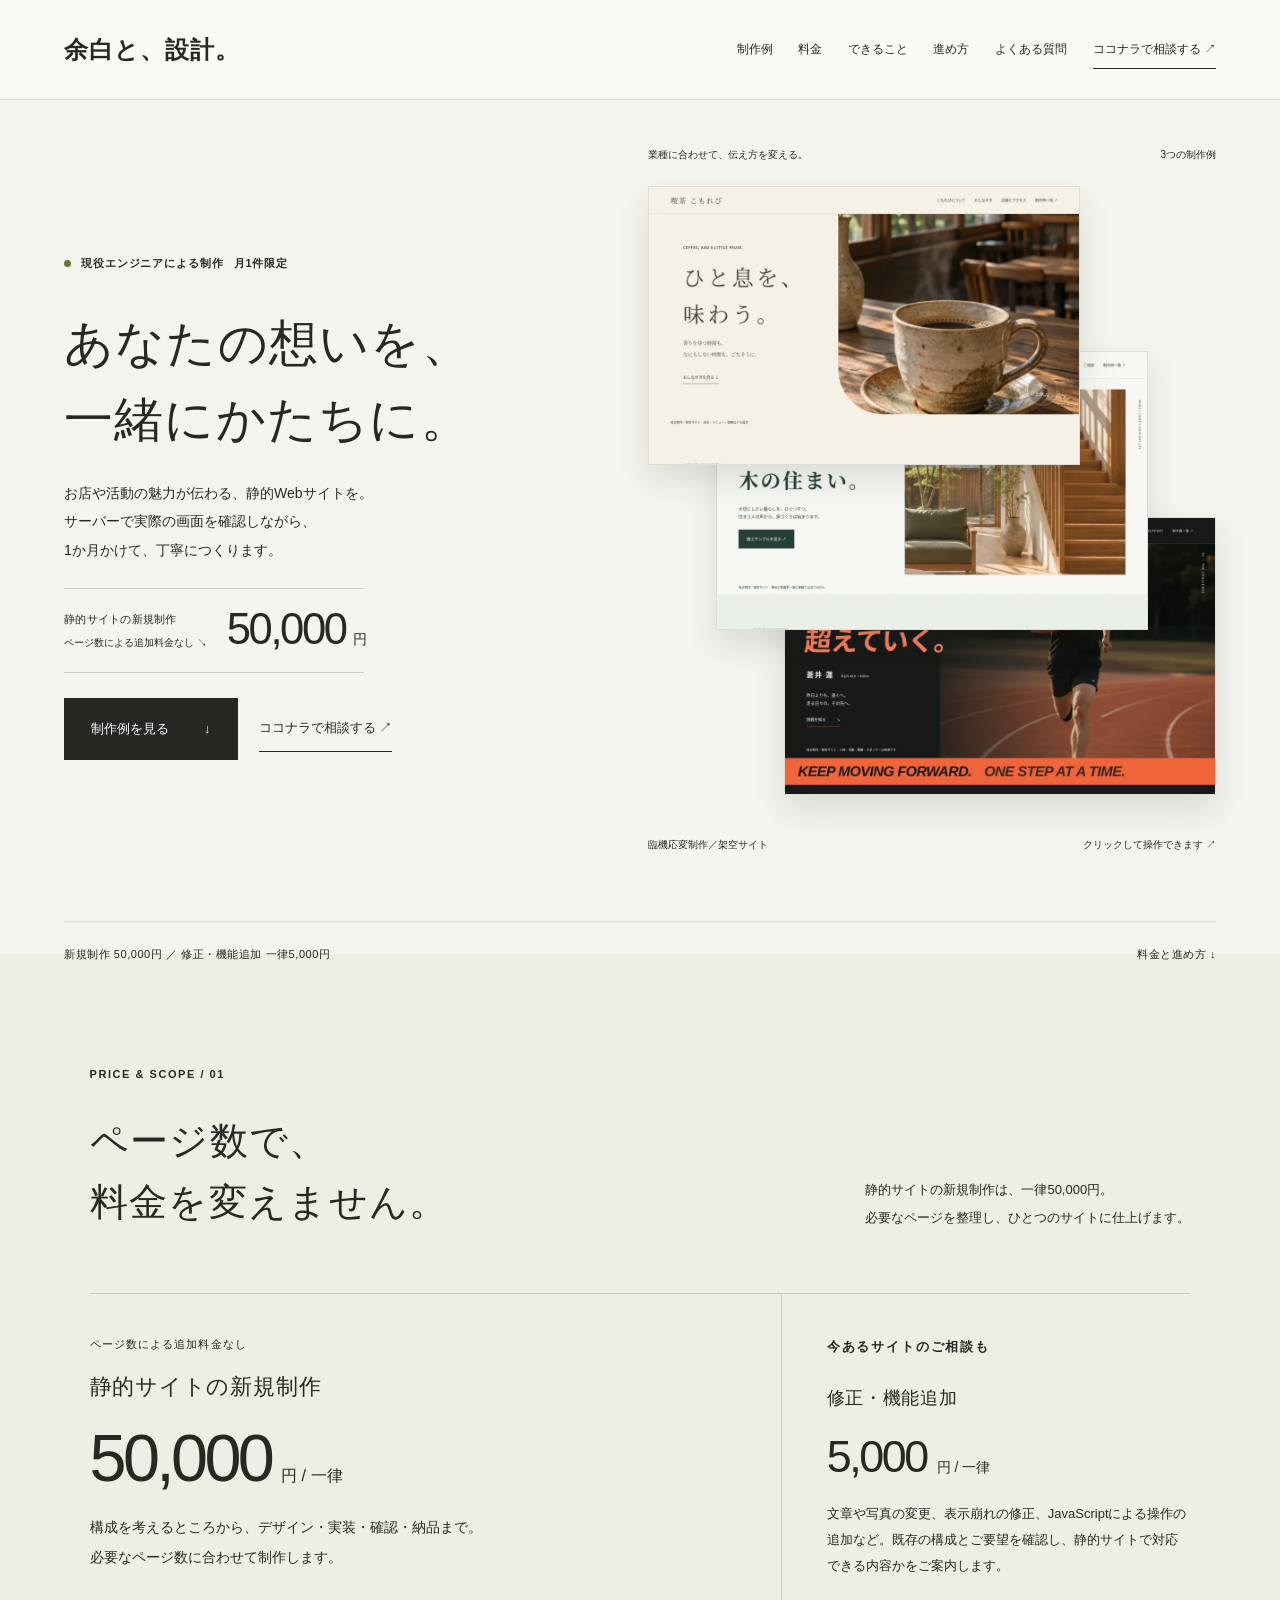
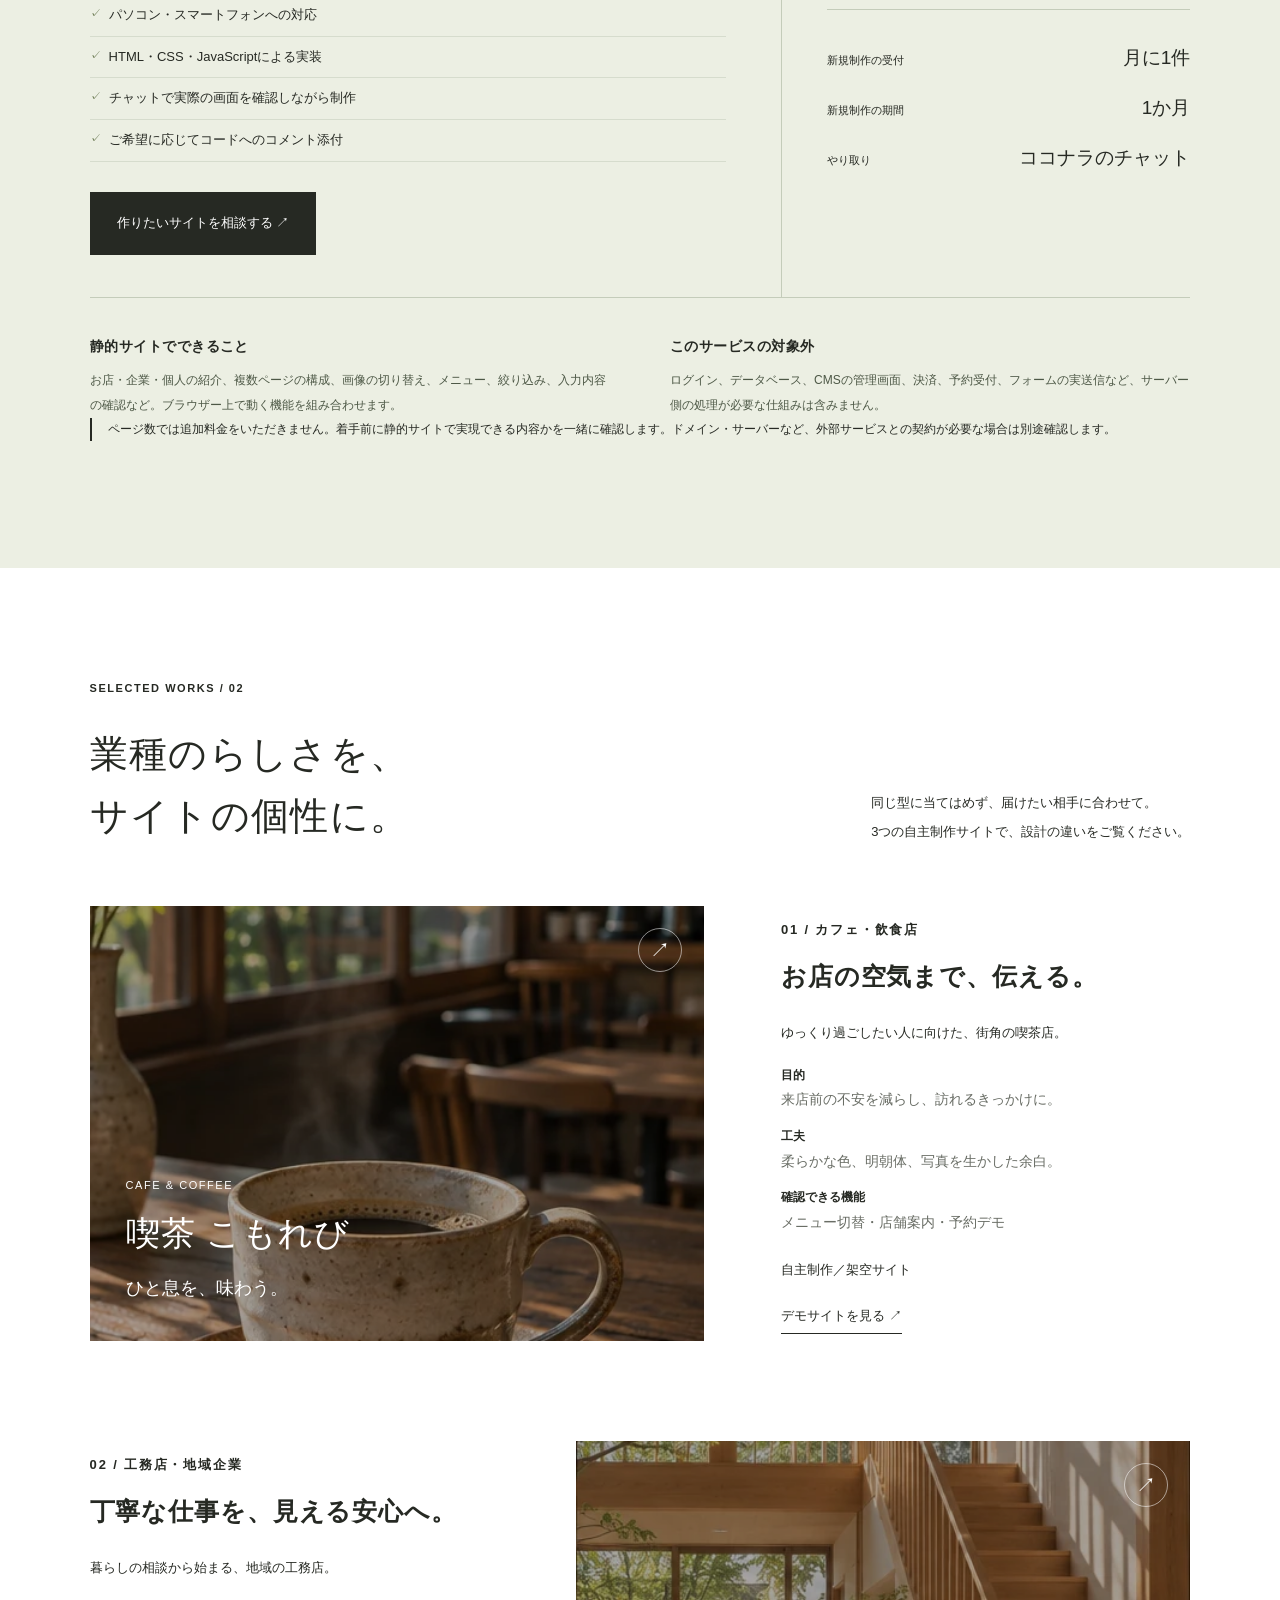
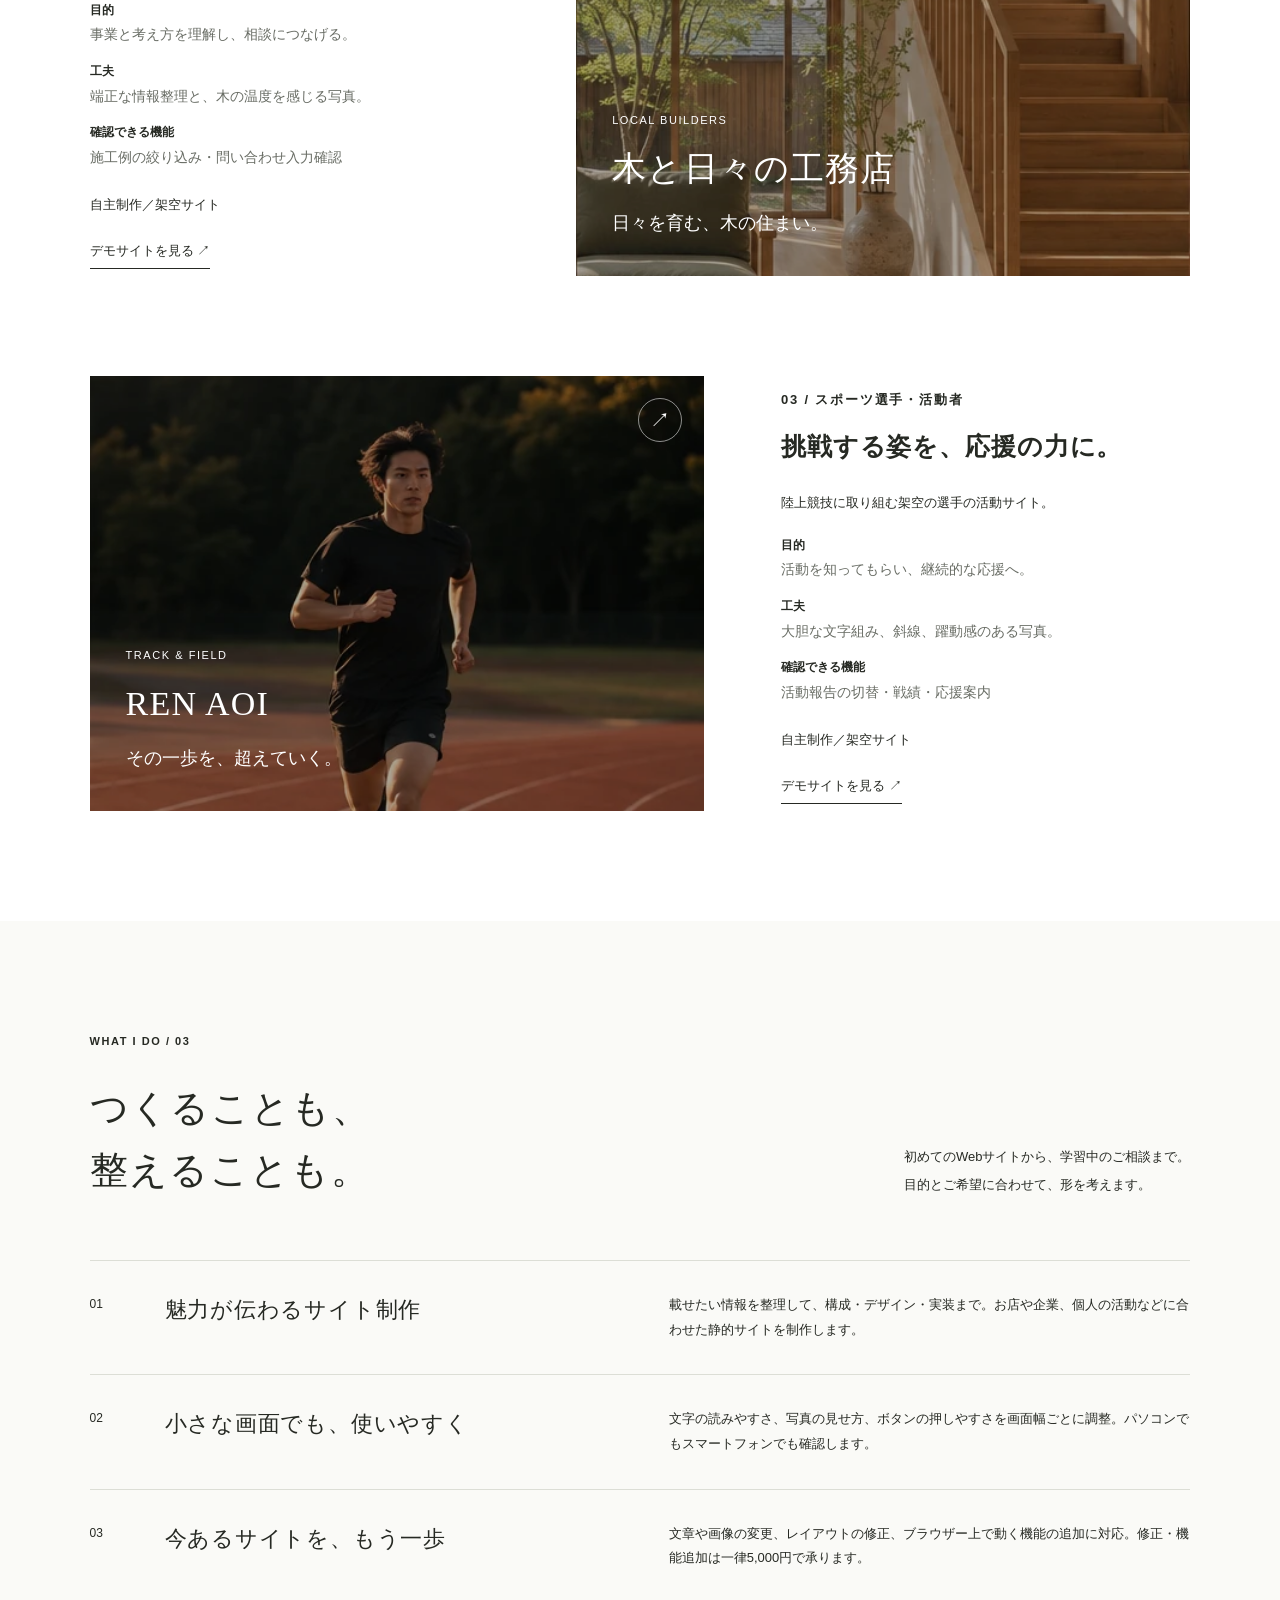
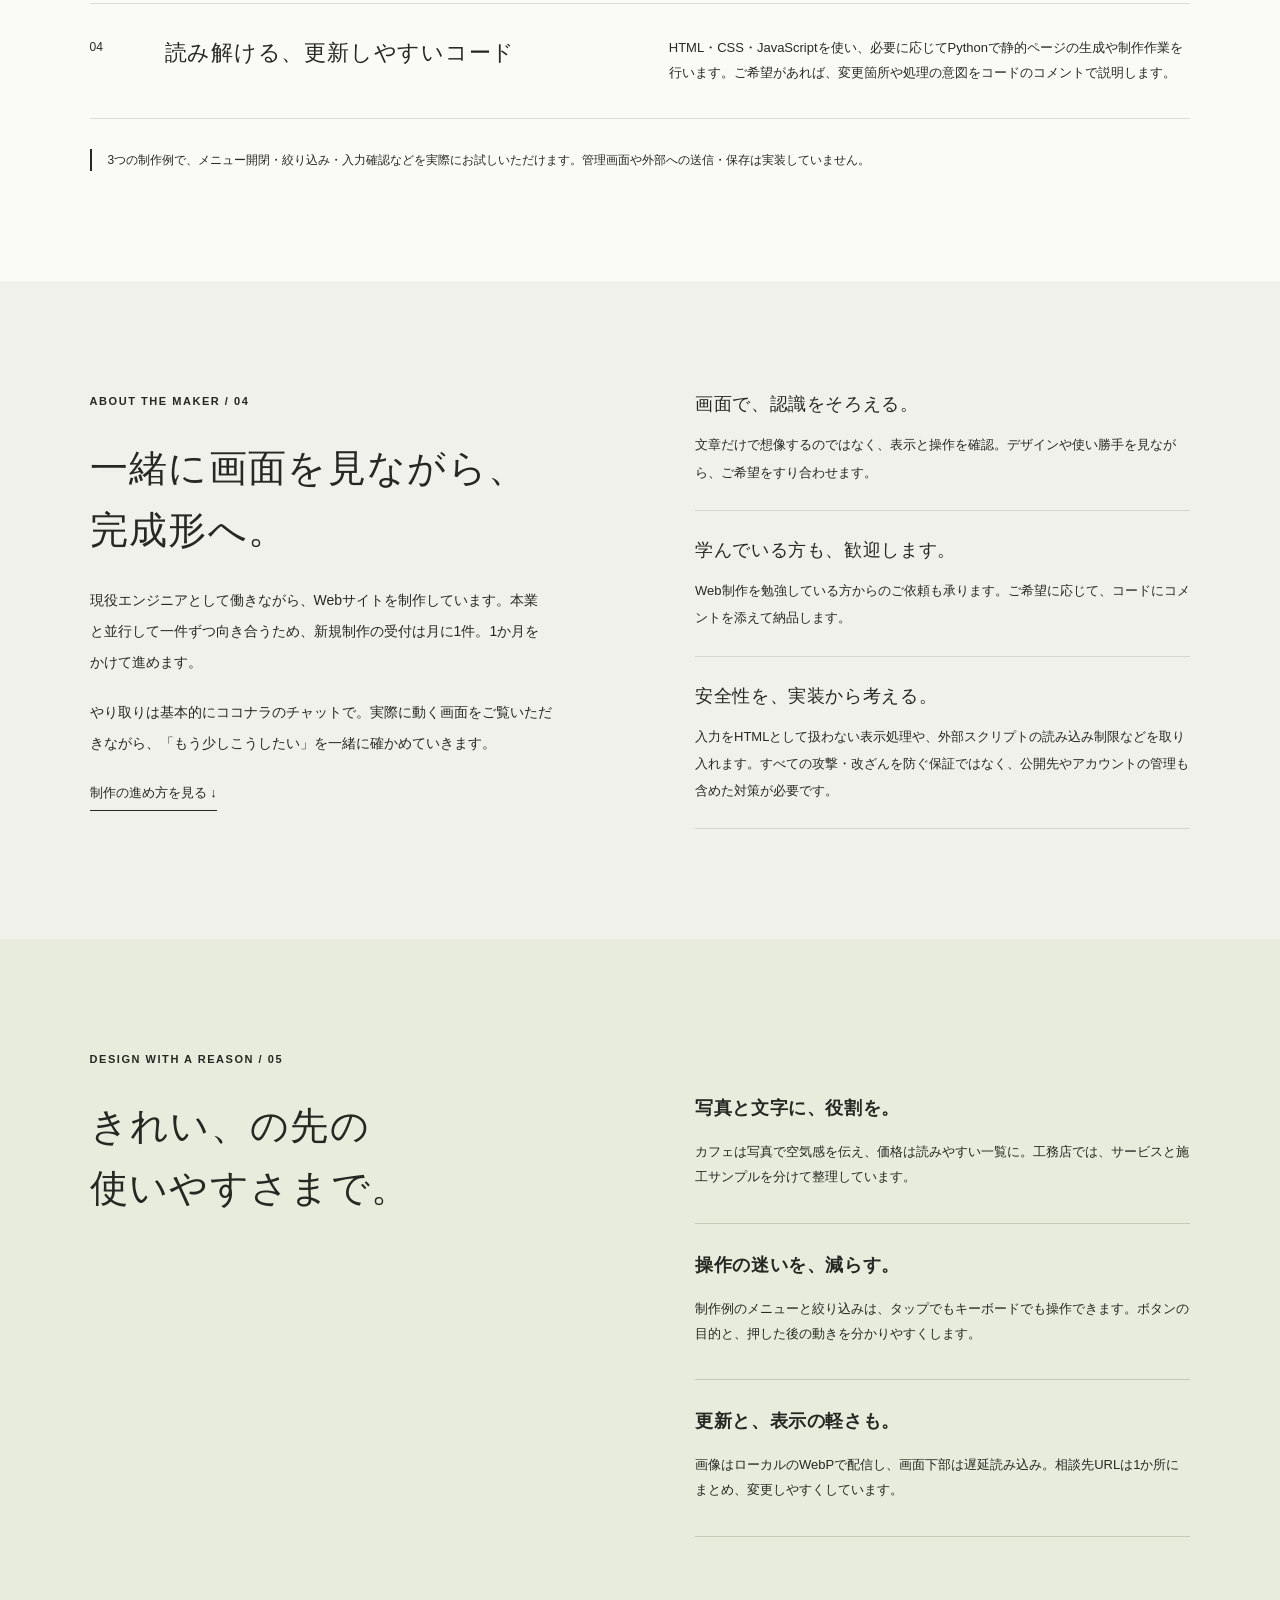
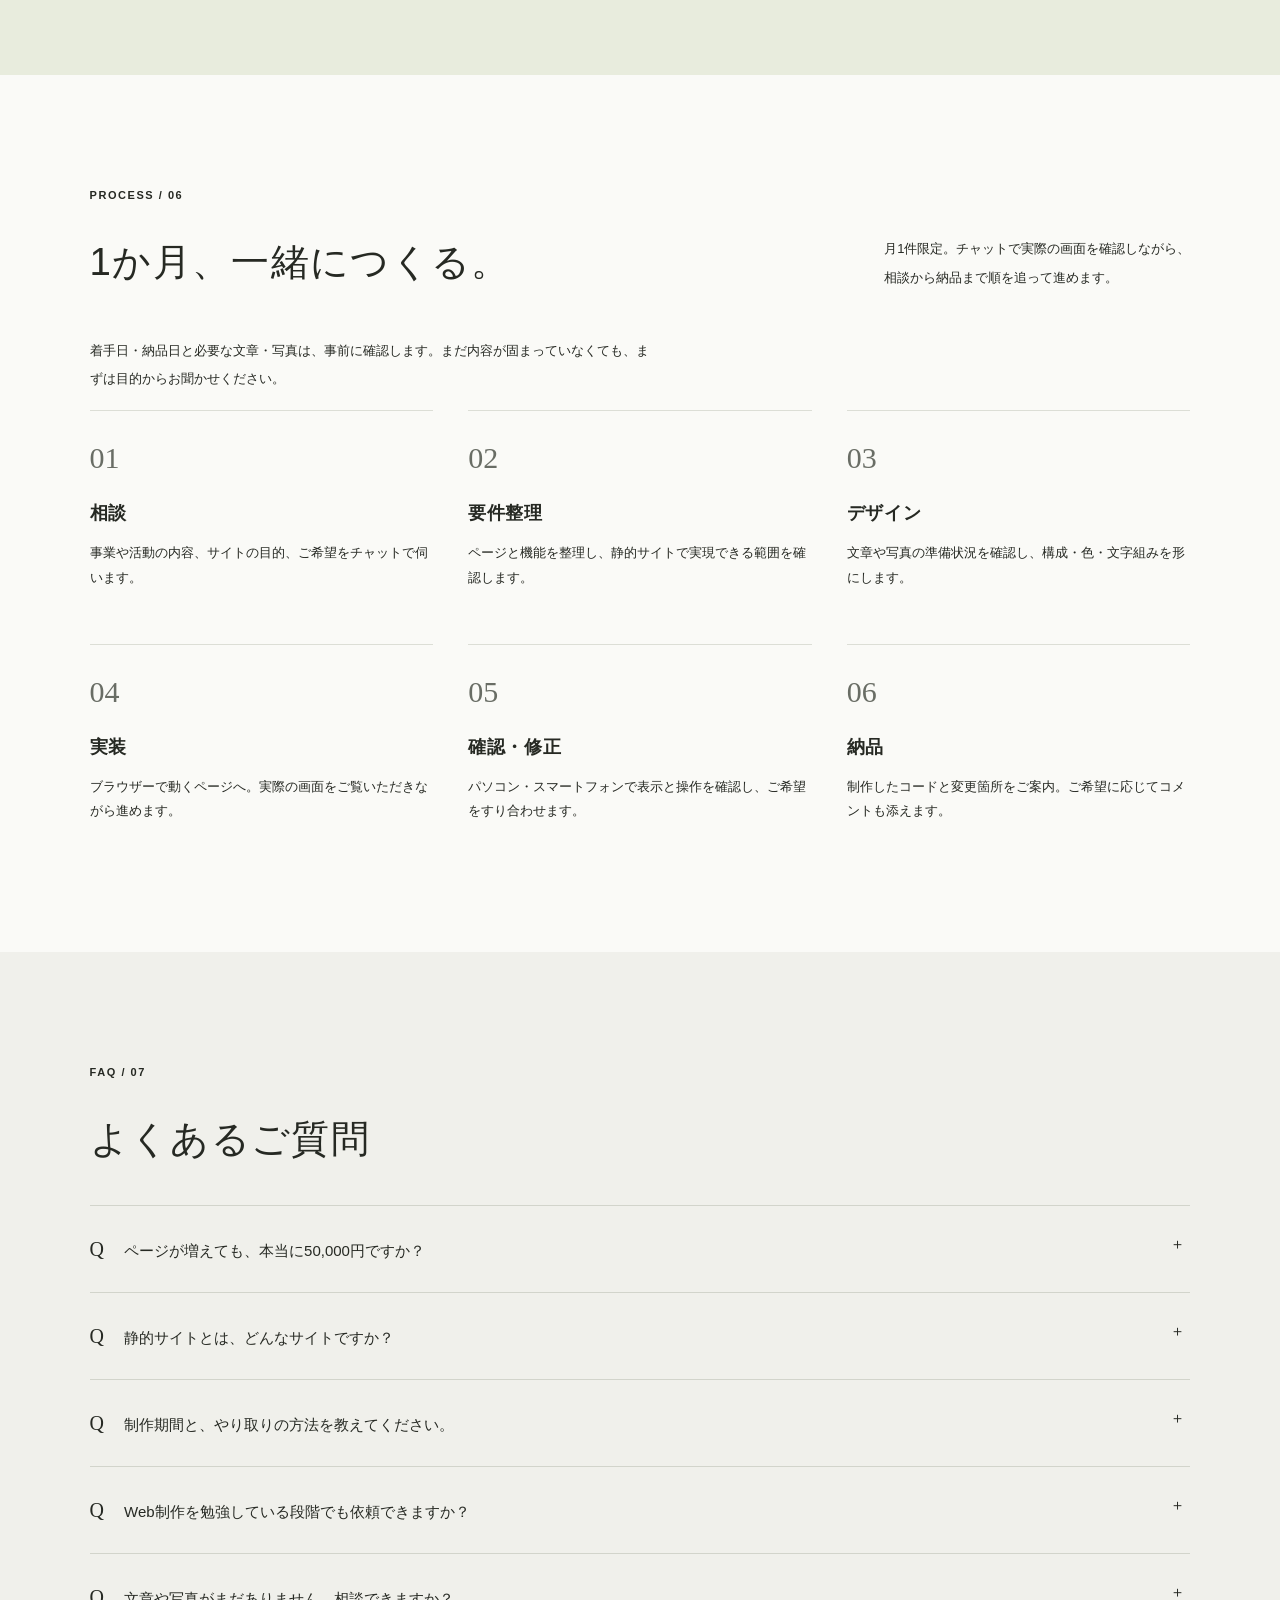
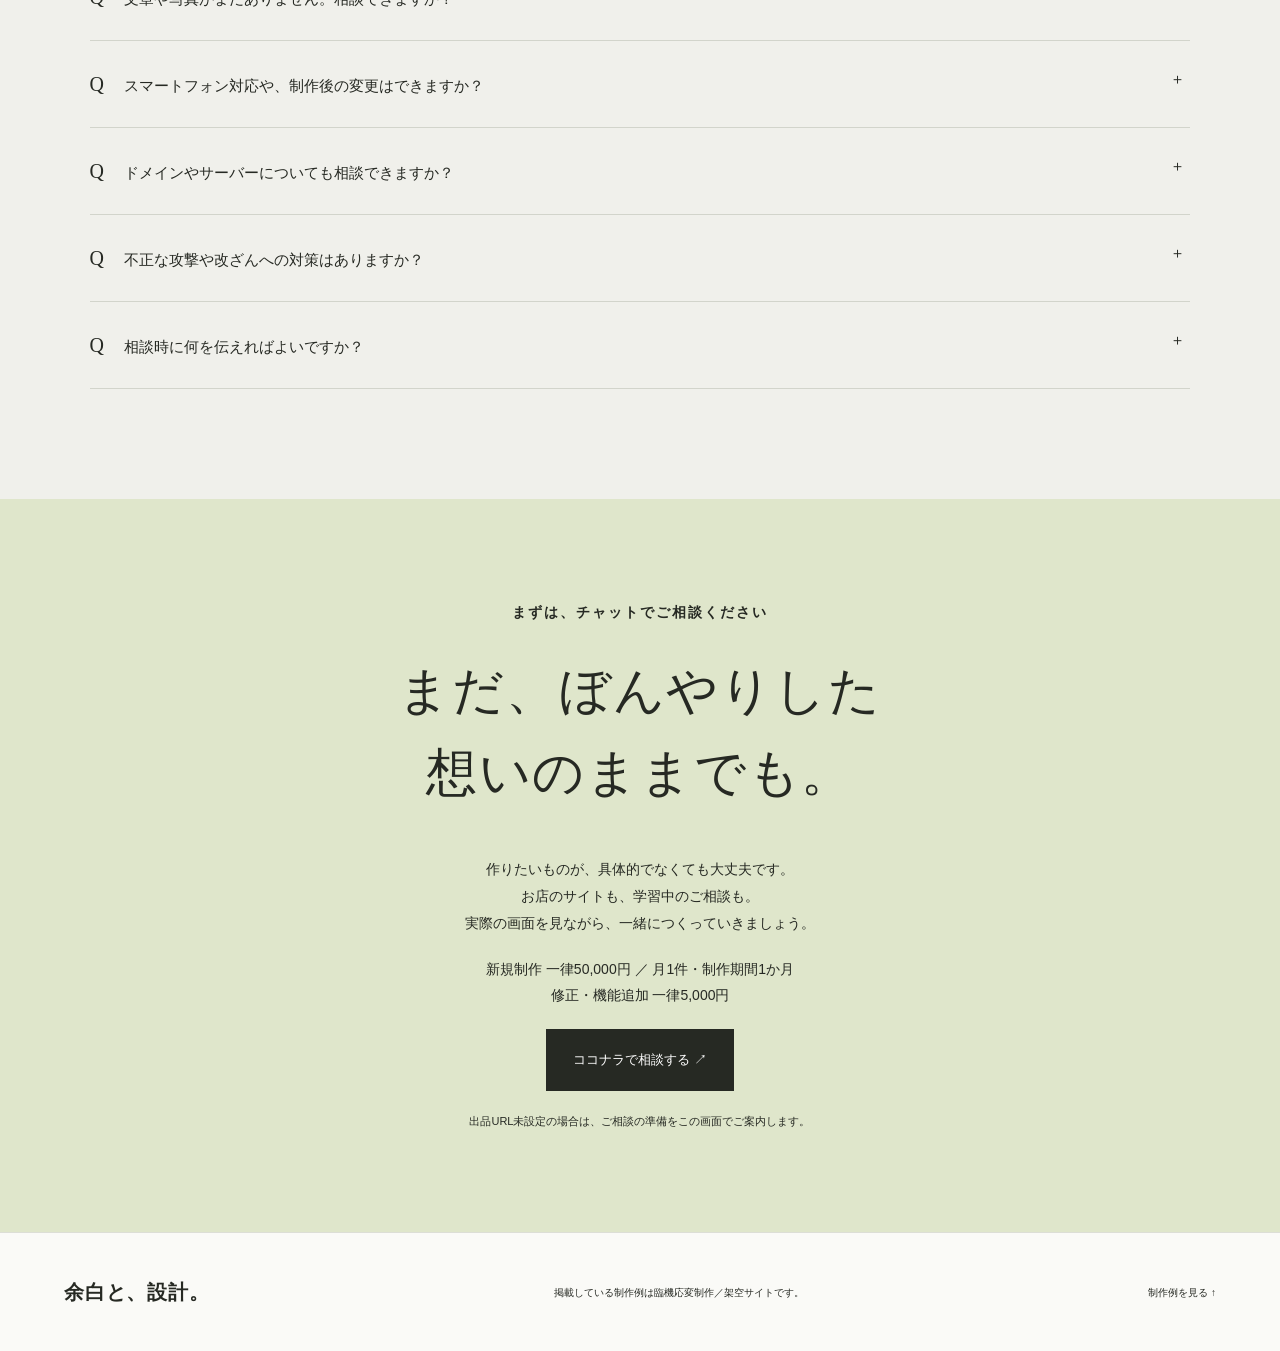
<file: index.html>
<!doctype html><html lang="ja"><head><meta charset="utf-8">
<meta http-equiv="Content-Security-Policy" content="default-src 'self'; script-src 'self'; style-src 'self'; img-src 'self' data:; font-src 'self'; connect-src 'none'; object-src 'none'; base-uri 'none'; form-action 'none'">
<meta name="referrer" content="strict-origin-when-cross-origin">
<link rel="icon" href="data:image/svg+xml,%3Csvg xmlns='http://www.w3.org/2000/svg' viewBox='0 0 40 40'%3E%3Crect width='40' height='40' rx='8' fill='%23262923'/%3E%3Cpath d='M10 28L20 10L30 28' fill='none' stroke='%23dfe6cb' stroke-width='3'/%3E%3C/svg%3E"><meta name="viewport" content="width=device-width,initial-scale=1"><meta name="description" content="現役エンジニアによる静的Webサイト制作。新規制作はページ数に関係なく一律5万円。修正・機能追加は一律5,000円。月1件限定、1か月かけて実際の画面を確認しながら制作します。"><title>静的Webサイト制作 一律5万円 | 余白と、設計。</title><link rel="stylesheet" href="assets/style.css"><script defer src="assets/config.js"></script><script defer src="assets/main.js"></script></head>
<body class="portfolio">
<a class="skip" href="#main">本文へ</a>
<header class="header">
  <a class="brand" href="#">余白と、設計。</a>
  <button class="menu" aria-expanded="false" aria-controls="nav">メニュー <span>＋</span></button>
  <nav id="nav" aria-label="メインナビゲーション">
    <a href="#works">制作例</a><a href="#pricing">料金</a><a href="#service">できること</a><a href="#process">進め方</a><a href="#faq">よくある質問</a>
    <button class="consult nav-cta">ココナラで相談する ↗</button>
  </nav>
</header>
<main id="main">
<section class="portfolio-hero">
  <div class="hero-copy">
    <p class="hero-status">現役エンジニアによる制作 <span>月1件限定</span></p>
    <h1>あなたの想いを、<br>一緒に<span class="serif">かたち</span>に。</h1>
    <p class="lead">お店や活動の魅力が伝わる、静的Webサイトを。<br>サーバーで実際の画面を確認しながら、<br class="desktop">1か月かけて、丁寧につくります。</p>
    <a class="hero-offer" href="#pricing" aria-label="新規制作は一律50,000円。詳しい料金と対応範囲を見る">
        <span>静的サイトの新規制作</span>
        <strong>50,000<small>円</small></strong>
        <span>ページ数による追加料金なし <span aria-hidden="true">↘</span></span>
    </a>
    <div class="actions">
      <a class="button dark" href="#works">制作例を見る <span>↓</span></a>
      <button class="text-button consult">ココナラで相談する ↗</button>
    </div>
  </div>
  <div class="hero-showcase">
    <div class="showcase-heading"><span>業種に合わせて、伝え方を変える。</span><span>3つの制作例</span></div>
    <div class="preview-row">
      <a href="demos/cafe.html" class="preview cafe-preview"><img src="assets/preview-cafe.webp" alt="カフェデモの実際のPC画面。余白とコーヒー写真を生かした構成" width="960" height="620" fetchpriority="high"></a>
      <a href="demos/builder.html" class="preview builder-preview"><img src="assets/preview-builder.webp" alt="工務店デモの実際のPC画面。木の住まいと端正な文字組み" width="960" height="620"></a>
      <a href="demos/athlete.html" class="preview athlete-preview"><img src="assets/preview-athlete.webp" alt="スポーツ選手デモの実際のPC画面。大きな写真と力強い見出し" width="960" height="620"></a>
    </div>
    <p class="preview-caption">臨機応変制作／架空サイト <span>クリックして操作できます ↗</span></p>
  </div>
  <div class="hero-bottom"><span>新規制作 50,000円 ／ 修正・機能追加 一律5,000円</span><a href="#pricing">料金と進め方 ↓</a></div>
</section>
<section class="section pricing" id="pricing" aria-labelledby="pricing-title">
  <div class="section-heading">
    <div><p class="eyebrow">PRICE & SCOPE / 01</p><h2 id="pricing-title">ページ数で、<br>料金を変えません。</h2></div>
    <p>静的サイトの新規制作は、一律50,000円。<br>必要なページを整理し、ひとつのサイトに仕上げます。</p>
  </div>
  <div class="price-layout">
    <article class="price-main" aria-labelledby="new-site-title">
      <p class="price-kicker">ページ数による追加料金なし</p>
      <h3 id="new-site-title">静的サイトの新規制作</h3>
      <p class="price-number"><strong>50,000</strong><span>円 / 一律</span></p>
      <p class="price-description">構成を考えるところから、デザイン・実装・確認・納品まで。<br>必要なページ数に合わせて制作します。</p>
      <ul class="price-includes"><li>パソコン・スマートフォンへの対応</li><li>HTML・CSS・JavaScriptによる実装</li><li>チャットで実際の画面を確認しながら制作</li><li>ご希望に応じてコードへのコメント添付</li></ul>
      <button class="button dark consult">作りたいサイトを相談する ↗</button>
    </article>
    <aside class="price-secondary" aria-labelledby="repair-title">
      <p class="eyebrow">今あるサイトのご相談も</p>
      <h3 id="repair-title">修正・機能追加</h3>
      <p class="price-number"><strong>5,000</strong><span>円 / 一律</span></p>
      <p>文章や写真の変更、表示崩れの修正、JavaScriptによる操作の追加など。既存の構成とご要望を確認し、静的サイトで対応できる内容かをご案内します。</p>
      <hr>
      <div class="price-facts"><p><span>新規制作の受付</span><strong>月に1件</strong></p><p><span>新規制作の期間</span><strong>1か月</strong></p><p><span>やり取り</span><strong>ココナラのチャット</strong></p></div>
    </aside>
  </div>
  <div class="scope-grid">
    <article><h3>静的サイトでできること</h3><p>お店・企業・個人の紹介、複数ページの構成、画像の切り替え、メニュー、絞り込み、入力内容の確認など。ブラウザー上で動く機能を組み合わせます。</p></article>
    <article><h3>このサービスの対象外</h3><p>ログイン、データベース、CMSの管理画面、決済、予約受付、フォームの実送信など、サーバー側の処理が必要な仕組みは含みません。</p></article>
  </div>
  <p class="note">ページ数では追加料金をいただきません。着手前に静的サイトで実現できる内容かを一緒に確認します。ドメイン・サーバーなど、外部サービスとの契約が必要な場合は別途確認します。</p>
</section>
<section class="section works" id="works"><div class="section-heading"><div><p class="eyebrow">SELECTED WORKS / 02</p><h2>業種のらしさを、<br>サイトの個性に。</h2></div><p>同じ型に当てはめず、届けたい相手に合わせて。<br>3つの自主制作サイトで、設計の違いをご覧ください。</p></div><article class="work"><a class="work-visual cafe" href="demos/cafe.html"><img class="" src="assets/cafe.webp" alt="木のテーブルに置いたコーヒー" width="900" height="1500" loading="lazy"><div><small>CAFE & COFFEE</small><h3>喫茶 こもれび</h3><p>ひと息を、味わう。</p></div><span class="round-arrow">↗</span></a><div class="work-detail"><p class="eyebrow">01 / カフェ・飲食店</p><h3>お店の空気まで、伝える。</h3><p>ゆっくり過ごしたい人に向けた、街角の喫茶店。</p><dl><dt>目的</dt><dd>来店前の不安を減らし、訪れるきっかけに。</dd><dt>工夫</dt><dd>柔らかな色、明朝体、写真を生かした余白。</dd><dt>確認できる機能</dt><dd>メニュー切替・店舗案内・予約デモ</dd></dl><p class="sample-label">自主制作／架空サイト</p><a class="text-link" href="demos/cafe.html">デモサイトを見る ↗</a></div></article><article class="work"><a class="work-visual builder" href="demos/builder.html"><img class="" src="assets/house.webp" alt="木の階段と自然光のある住宅" width="900" height="1500" loading="lazy"><div><small>LOCAL BUILDERS</small><h3>木と日々の工務店</h3><p>日々を育む、木の住まい。</p></div><span class="round-arrow">↗</span></a><div class="work-detail"><p class="eyebrow">02 / 工務店・地域企業</p><h3>丁寧な仕事を、見える安心へ。</h3><p>暮らしの相談から始まる、地域の工務店。</p><dl><dt>目的</dt><dd>事業と考え方を理解し、相談につなげる。</dd><dt>工夫</dt><dd>端正な情報整理と、木の温度を感じる写真。</dd><dt>確認できる機能</dt><dd>施工例の絞り込み・問い合わせ入力確認</dd></dl><p class="sample-label">自主制作／架空サイト</p><a class="text-link" href="demos/builder.html">デモサイトを見る ↗</a></div></article><article class="work"><a class="work-visual athlete" href="demos/athlete.html"><img class="" src="assets/runner.webp" alt="トラックを走る架空のランナー" width="900" height="1500" loading="lazy"><div><small>TRACK & FIELD</small><h3>REN AOI</h3><p>その一歩を、超えていく。</p></div><span class="round-arrow">↗</span></a><div class="work-detail"><p class="eyebrow">03 / スポーツ選手・活動者</p><h3>挑戦する姿を、応援の力に。</h3><p>陸上競技に取り組む架空の選手の活動サイト。</p><dl><dt>目的</dt><dd>活動を知ってもらい、継続的な応援へ。</dd><dt>工夫</dt><dd>大胆な文字組み、斜線、躍動感のある写真。</dd><dt>確認できる機能</dt><dd>活動報告の切替・戦績・応援案内</dd></dl><p class="sample-label">自主制作／架空サイト</p><a class="text-link" href="demos/athlete.html">デモサイトを見る ↗</a></div></article></section>
<section class="section services" id="service">
  <div class="section-heading"><div><p class="eyebrow">WHAT I DO / 03</p><h2>つくることも、<br>整えることも。</h2></div><p>初めてのWebサイトから、学習中のご相談まで。<br>目的とご希望に合わせて、形を考えます。</p></div>
  <div class="service-list">
    <article><span>01</span><h3>魅力が伝わるサイト制作</h3><p>載せたい情報を整理して、構成・デザイン・実装まで。お店や企業、個人の活動などに合わせた静的サイトを制作します。</p></article>
    <article><span>02</span><h3>小さな画面でも、使いやすく</h3><p>文字の読みやすさ、写真の見せ方、ボタンの押しやすさを画面幅ごとに調整。パソコンでもスマートフォンでも確認します。</p></article>
    <article><span>03</span><h3>今あるサイトを、もう一歩</h3><p>文章や画像の変更、レイアウトの修正、ブラウザー上で動く機能の追加に対応。修正・機能追加は一律5,000円で承ります。</p></article>
    <article><span>04</span><h3>読み解ける、更新しやすいコード</h3><p>HTML・CSS・JavaScriptを使い、必要に応じてPythonで静的ページの生成や制作作業を行います。ご希望があれば、変更箇所や処理の意図をコードのコメントで説明します。</p></article>
  </div>
  <p class="note">3つの制作例で、メニュー開閉・絞り込み・入力確認などを実際にお試しいただけます。管理画面や外部への送信・保存は実装していません。</p>
</section>
<section class="section maker" id="maker">
  <div class="maker-layout">
    <div><p class="eyebrow">ABOUT THE MAKER / 04</p><h2>一緒に画面を見ながら、<br>完成形へ。</h2><p>現役エンジニアとして働きながら、Webサイトを制作しています。本業と並行して一件ずつ向き合うため、新規制作の受付は月に1件。1か月をかけて進めます。</p><p>やり取りは基本的にココナラのチャットで。実際に動く画面をご覧いただきながら、「もう少しこうしたい」を一緒に確かめていきます。</p><a class="text-link" href="#process">制作の進め方を見る ↓</a></div>
    <div class="maker-notes">
      <article><h3>画面で、認識をそろえる。</h3><p>文章だけで想像するのではなく、表示と操作を確認。デザインや使い勝手を見ながら、ご希望をすり合わせます。</p></article>
      <article><h3>学んでいる方も、歓迎します。</h3><p>Web制作を勉強している方からのご依頼も承ります。ご希望に応じて、コードにコメントを添えて納品します。</p></article>
      <article><h3>安全性を、実装から考える。</h3><p>入力をHTMLとして扱わない表示処理や、外部スクリプトの読み込み制限などを取り入れます。すべての攻撃・改ざんを防ぐ保証ではなく、公開先やアカウントの管理も含めた対策が必要です。</p></article>
    </div>
  </div>
</section>
<section class="section approach">
  <p class="eyebrow">DESIGN WITH A REASON / 05</p><div class="approach-grid"><h2>きれい、の先の<br>使いやすさまで。</h2><div>
    <article><h3>写真と文字に、役割を。</h3><p>カフェは写真で空気感を伝え、価格は読みやすい一覧に。工務店では、サービスと施工サンプルを分けて整理しています。</p></article>
    <article><h3>操作の迷いを、減らす。</h3><p>制作例のメニューと絞り込みは、タップでもキーボードでも操作できます。ボタンの目的と、押した後の動きを分かりやすくします。</p></article>
    <article><h3>更新と、表示の軽さも。</h3><p>画像はローカルのWebPで配信し、画面下部は遅延読み込み。相談先URLは1か所にまとめ、変更しやすくしています。</p></article>
  </div></div>
</section>
<section class="section" id="process">
  <div class="section-heading process-heading"><div><p class="eyebrow">PROCESS / 06</p><h2>1か月、一緒につくる。</h2></div><p>月1件限定。チャットで実際の画面を確認しながら、<br>相談から納品まで順を追って進めます。</p></div>
  <p class="process-intro">着手日・納品日と必要な文章・写真は、事前に確認します。まだ内容が固まっていなくても、まずは目的からお聞かせください。</p>
  <ol class="steps">
    <li><span>01</span><h3>相談</h3><p>事業や活動の内容、サイトの目的、ご希望をチャットで伺います。</p></li>
    <li><span>02</span><h3>要件整理</h3><p>ページと機能を整理し、静的サイトで実現できる範囲を確認します。</p></li>
    <li><span>03</span><h3>デザイン</h3><p>文章や写真の準備状況を確認し、構成・色・文字組みを形にします。</p></li>
    <li><span>04</span><h3>実装</h3><p>ブラウザーで動くページへ。実際の画面をご覧いただきながら進めます。</p></li>
    <li><span>05</span><h3>確認・修正</h3><p>パソコン・スマートフォンで表示と操作を確認し、ご希望をすり合わせます。</p></li>
    <li><span>06</span><h3>納品</h3><p>制作したコードと変更箇所をご案内。ご希望に応じてコメントも添えます。</p></li>
  </ol>
</section>
<section class="section faq" id="faq"><p class="eyebrow">FAQ / 07</p><h2>よくあるご質問</h2>
<details><summary>ページが増えても、本当に50,000円ですか？</summary><p>はい。静的サイトの新規制作は一律50,000円で、ページ数による追加料金はありません。着手前に必要な内容を整理し、静的サイトで実現できる構成を一緒に確認します。</p></details>
<details><summary>静的サイトとは、どんなサイトですか？</summary><p>HTML・CSS・JavaScriptなどのファイルをブラウザーで表示するサイトです。お店や企業、活動の紹介に加え、画像切り替えや絞り込みなども可能です。ログインやデータベース、実際の予約・決済・フォーム送信など、サーバー側で処理する仕組みはこのサービスに含みません。Pythonは静的ページの生成など、制作時の作業に活用します。</p></details>
<details><summary>制作期間と、やり取りの方法を教えてください。</summary><p>新規制作は月1件の受付とし、1か月かけて制作します。基本的にココナラのチャットでご要望を伺い、実際に動く画面を確認いただきながら進めます。着手日と納品日はご購入前に確認します。</p></details>
<details><summary>Web制作を勉強している段階でも依頼できますか？</summary><p>歓迎します。どんな部分を自分で触りたいかもお聞かせください。ご希望があれば、処理の意図や変更箇所が分かるコメントをコードに添えます。</p></details>
<details><summary>文章や写真がまだありません。相談できますか？</summary><p>はい。必要な情報を一緒に整理するところからご相談いただけます。ご用意いただく素材と、制作に必要な準備を確認します。</p></details>
<details><summary>スマートフォン対応や、制作後の変更はできますか？</summary><p>スマートフォンに合わせた表示にも対応します。納品後はHTMLや画像の差し替えで更新できます。こちらへの修正・機能追加のご依頼は一律5,000円です。既存の構成と変更内容を確認し、対応できる範囲をご案内します。</p></details>
<details><summary>ドメインやサーバーについても相談できますか？</summary><p>公開先や既存のご契約状況を伺い、静的サイトに合う方法を整理します。ドメイン・サーバーなど外部サービスの契約や利用料については、制作内容と分けて確認します。</p></details>
<details><summary>不正な攻撃や改ざんへの対策はありますか？</summary><p>不正な入力をHTMLとして扱わない処理や、不要な外部スクリプトを制限する設定など、実装上の対策を行います。完全な防御を保証するものではありません。公開先の設定や、管理アカウントの認証・権限の管理も大切です。</p></details>
<details><summary>相談時に何を伝えればよいですか？</summary><p>事業や活動の内容、サイトの目的、載せたい内容、参考にしたい雰囲気、ご希望の着手時期を分かる範囲でお伝えください。静的サイトの新規制作は一律50,000円、修正・機能追加は一律5,000円です。</p></details>
</section>
<section class="contact-section" id="contact">
  <p class="eyebrow">まずは、チャットでご相談ください</p>
  <h2>まだ、ぼんやりした<br>想いのままでも。</h2>
  <p>作りたいものが、具体的でなくても大丈夫です。<br>お店のサイトも、学習中のご相談も。<br>実際の画面を見ながら、一緒につくっていきましょう。</p>
  <p class="contact-terms">新規制作 一律50,000円 ／ 月1件・制作期間1か月<br>修正・機能追加 一律5,000円</p>
  <button class="button dark consult">ココナラで相談する ↗</button>
  <p class="small">出品URL未設定の場合は、ご相談の準備をこの画面でご案内します。</p>
</section>
</main>
<footer>
  <a class="brand" href="#">余白と、設計。</a>
  <p>掲載している制作例は臨機応変制作／架空サイトです。</p>
  <a href="#works">制作例を見る ↑</a>
</footer>
<dialog id="notice" aria-labelledby="dialog-title">
  <button class="close" aria-label="閉じる">×</button>
  <p class="eyebrow">ご相談の案内</p>
  <h2 id="dialog-title">ご相談について</h2>
  <div id="dialog-content"></div>
  <button class="button close-dialog">閉じる</button>
</dialog>
</body>
</html>
</file>
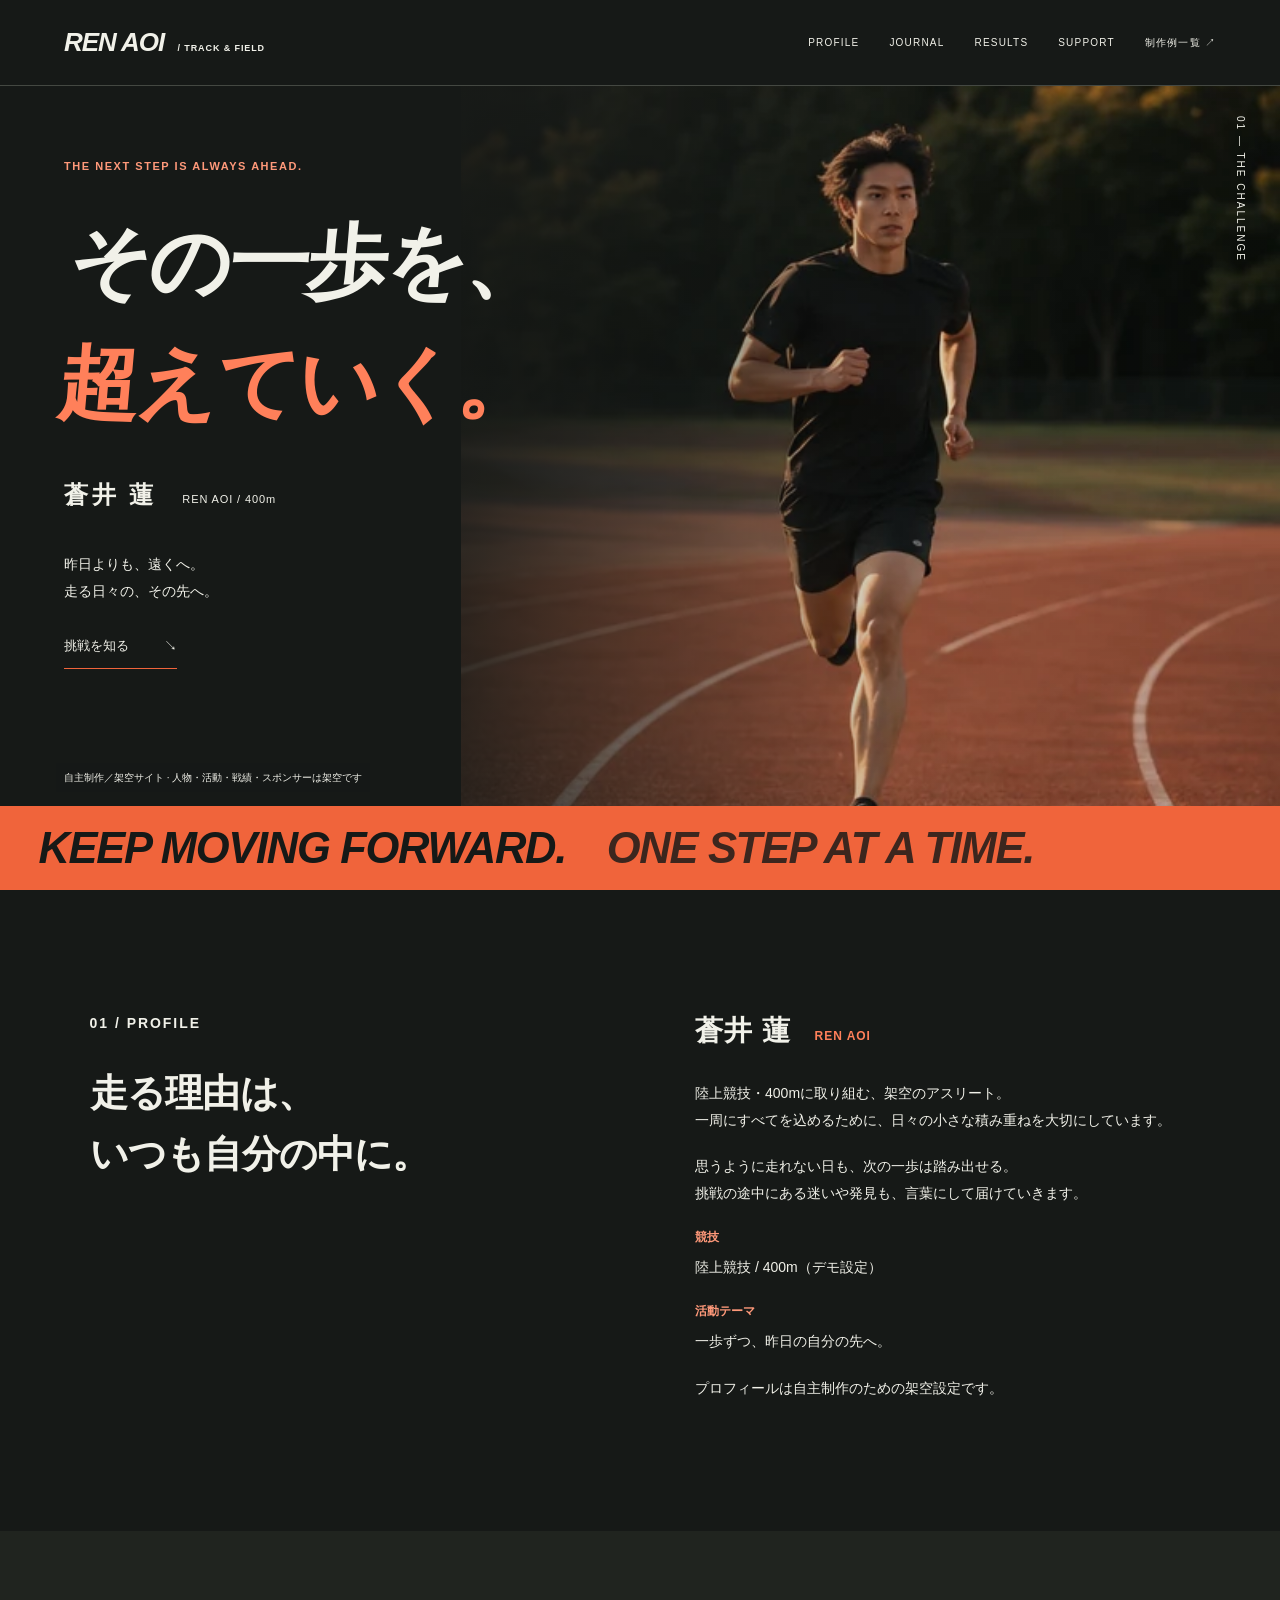
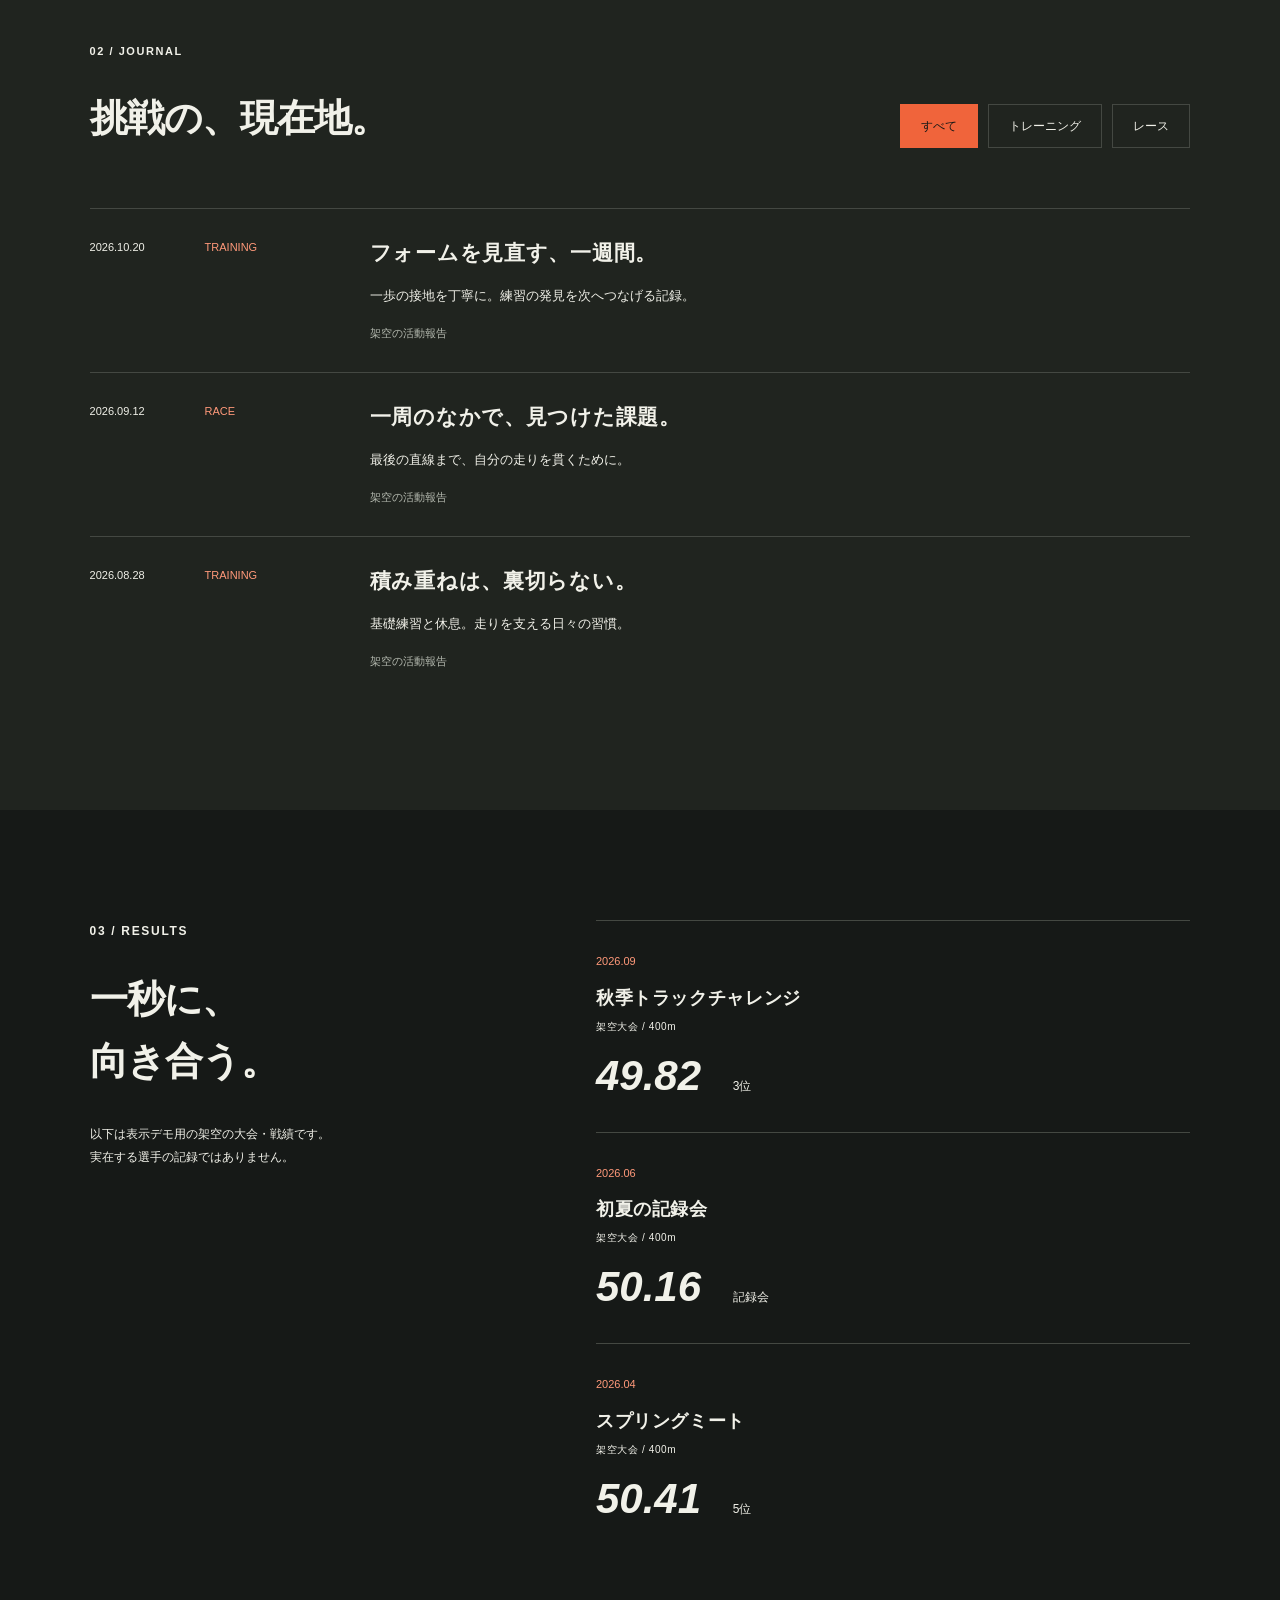
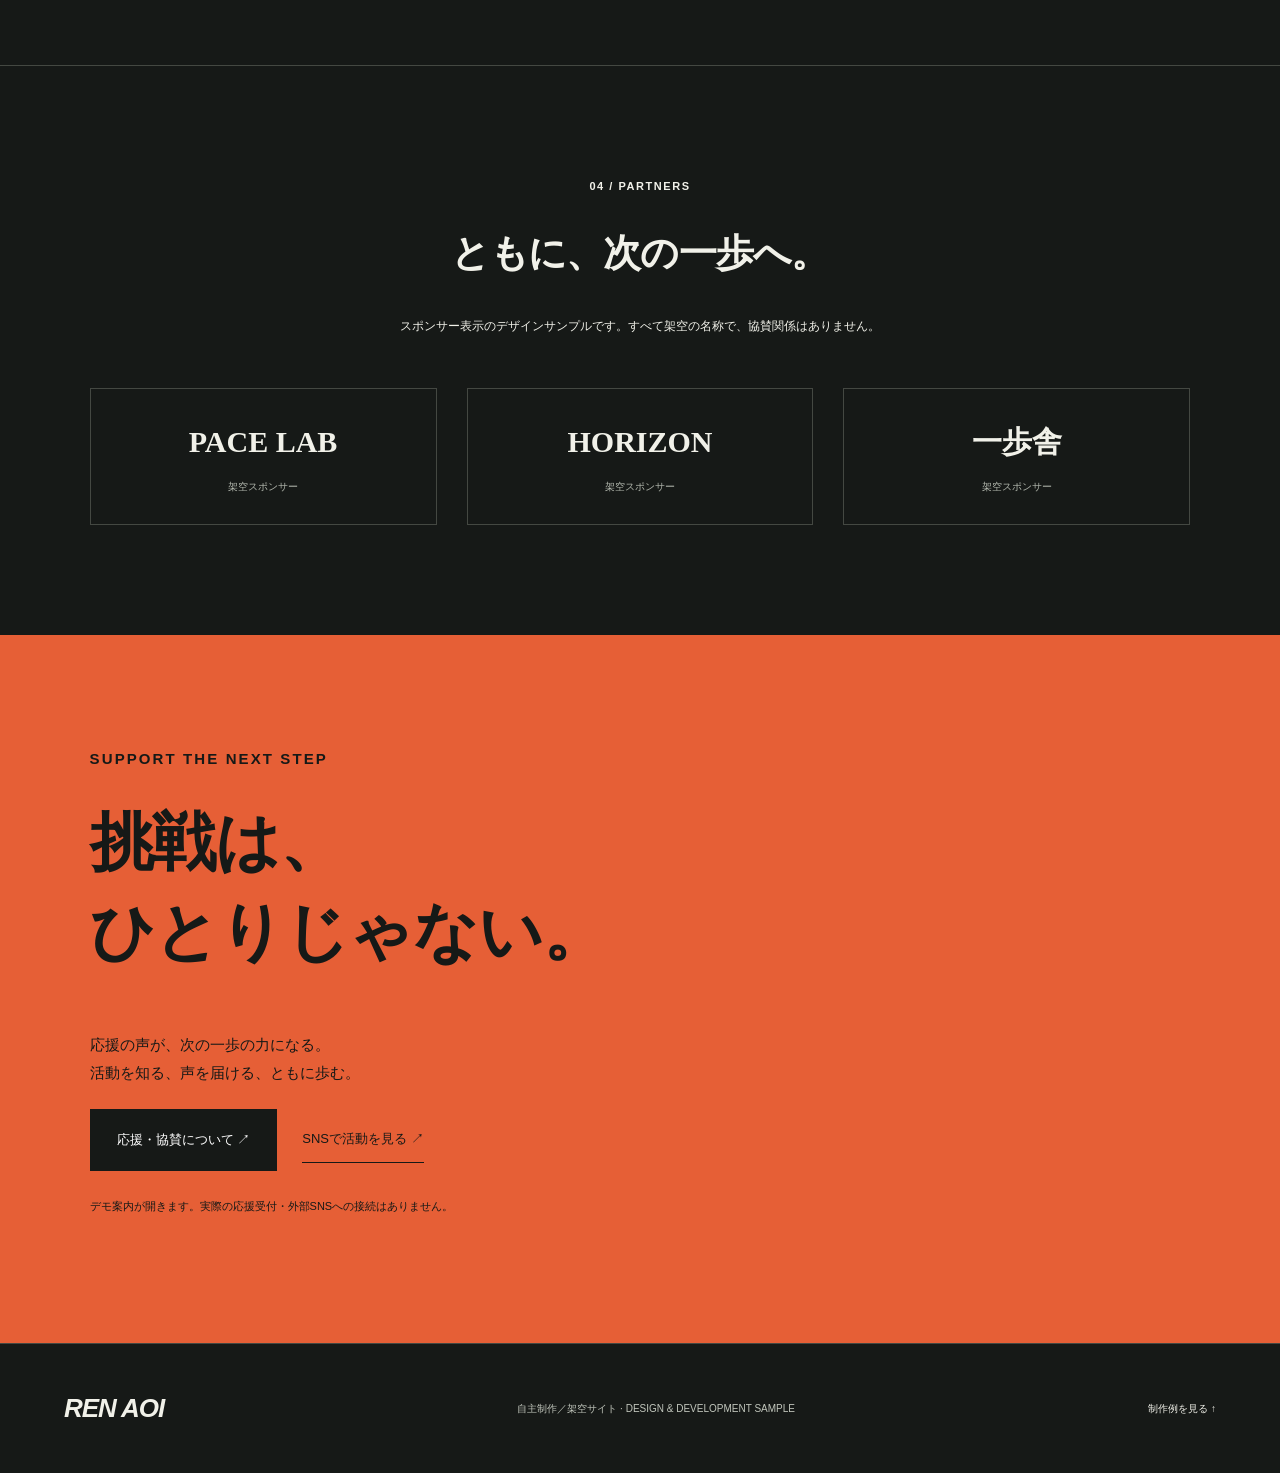
<file: demos/athlete.html>
<!doctype html><html lang="ja"><head><meta charset="utf-8">
<meta http-equiv="Content-Security-Policy" content="default-src 'self'; script-src 'self'; style-src 'self'; img-src 'self' data:; font-src 'self'; connect-src 'none'; object-src 'none'; base-uri 'none'; form-action 'none'">
<meta name="referrer" content="strict-origin-when-cross-origin">
<link rel="icon" href="data:image/svg+xml,%3Csvg xmlns='http://www.w3.org/2000/svg' viewBox='0 0 40 40'%3E%3Crect width='40' height='40' rx='8' fill='%23262923'/%3E%3Cpath d='M10 28L20 10L30 28' fill='none' stroke='%23dfe6cb' stroke-width='3'/%3E%3C/svg%3E"><meta name="viewport" content="width=device-width,initial-scale=1"><meta name="description" content="目的から考えるWebサイト制作。自主制作のデザイン・実装サンプルです。"><title>REN AOI | アスリート デモ</title><link rel="stylesheet" href="../assets/style.css"><script defer src="../assets/config.js"></script><script defer src="../assets/main.js"></script></head><body class="athlete"><a class="skip" href="#main">本文へ</a><header class="header"><a class="brand" href="../index.html">REN AOI<span> / TRACK & FIELD</span></a><button class="menu" aria-expanded="false" aria-controls="nav">メニュー <span>＋</span></button><nav id="nav"><a href="#profile">PROFILE</a><a href="#journal">JOURNAL</a><a href="#results">RESULTS</a><a href="#support">SUPPORT</a><a class="back" href="../index.html#works">制作例一覧 ↗</a></nav></header><main id="main"><section class="athlete-hero"><img class="athlete-main" src="../assets/runner.webp" alt="トラックを走る架空の陸上選手の生成イメージ" width="900" height="1500" loading="eager"><div class="athlete-title"><p class="eyebrow">THE NEXT STEP IS ALWAYS AHEAD.</p><h1>その一歩を、<br><em>超えていく。</em></h1><p class="athlete-name">蒼井 蓮 <span>REN AOI / 400m</span></p><p>昨日よりも、遠くへ。<br>走る日々の、その先へ。</p><a class="sport-link" href="#profile">挑戦を知る <span>↘</span></a></div><div class="sport-index">01 — THE CHALLENGE</div><p class="hero-disclaimer">自主制作／架空サイト · 人物・活動・戦績・スポンサーは架空です</p></section><div class="sport-ticker" aria-hidden="true">KEEP MOVING FORWARD. <span>ONE STEP AT A TIME.</span></div><section class="section sport-profile" id="profile"><div><p class="eyebrow">01 / PROFILE</p><h2>走る理由は、<br>いつも自分の中に。</h2></div><div><h3>蒼井 蓮 <small>REN AOI</small></h3><p>陸上競技・400mに取り組む、架空のアスリート。<br>一周にすべてを込めるために、日々の小さな積み重ねを大切にしています。</p><p>思うように走れない日も、次の一歩は踏み出せる。<br>挑戦の途中にある迷いや発見も、言葉にして届けていきます。</p><dl><dt>競技</dt><dd>陸上競技 / 400m（デモ設定）</dd><dt>活動テーマ</dt><dd>一歩ずつ、昨日の自分の先へ。</dd></dl><p class="small">プロフィールは自主制作のための架空設定です。</p></div></section><section class="section journal" id="journal"><div class="section-heading"><div><p class="eyebrow">02 / JOURNAL</p><h2>挑戦の、現在地。</h2></div><div class="filter" data-group="journal-list"><button aria-pressed="true" data-filter="all">すべて</button><button aria-pressed="false" data-filter="training">トレーニング</button><button aria-pressed="false" data-filter="race">レース</button></div></div><div id="journal-list"><article data-category="training"><time>2026.10.20</time><span>TRAINING</span><h3>フォームを見直す、一週間。</h3><p>一歩の接地を丁寧に。練習の発見を次へつなげる記録。</p><small>架空の活動報告</small></article><article data-category="race"><time>2026.09.12</time><span>RACE</span><h3>一周のなかで、見つけた課題。</h3><p>最後の直線まで、自分の走りを貫くために。</p><small>架空の活動報告</small></article><article data-category="training"><time>2026.08.28</time><span>TRAINING</span><h3>積み重ねは、裏切らない。</h3><p>基礎練習と休息。走りを支える日々の習慣。</p><small>架空の活動報告</small></article></div></section><section class="section results" id="results"><div><p class="eyebrow">03 / RESULTS</p><h2>一秒に、<br>向き合う。</h2><p>以下は表示デモ用の架空の大会・戦績です。<br>実在する選手の記録ではありません。</p></div><div class="result-list"><article><span>2026.09</span><h3>秋季トラックチャレンジ<small>架空大会 / 400m</small></h3><b>49.82 <small>3位</small></b></article><article><span>2026.06</span><h3>初夏の記録会<small>架空大会 / 400m</small></h3><b>50.16 <small>記録会</small></b></article><article><span>2026.04</span><h3>スプリングミート<small>架空大会 / 400m</small></h3><b>50.41 <small>5位</small></b></article></div></section><section class="section sponsors"><p class="eyebrow">04 / PARTNERS</p><h2>ともに、次の一歩へ。</h2><p>スポンサー表示のデザインサンプルです。すべて架空の名称で、協賛関係はありません。</p><div class="sponsor-names"><span>PACE LAB<small>架空スポンサー</small></span><span>HORIZON<small>架空スポンサー</small></span><span>一歩舎<small>架空スポンサー</small></span></div></section><section class="section sport-support" id="support"><p class="eyebrow">SUPPORT THE NEXT STEP</p><h2>挑戦は、<br>ひとりじゃない。</h2><p>応援の声が、次の一歩の力になる。<br>活動を知る、声を届ける、ともに歩む。</p><div class="actions"><button class="button orange" data-notice="support">応援・協賛について ↗</button><button class="sport-link" data-notice="social">SNSで活動を見る ↗</button></div><p class="small">デモ案内が開きます。実際の応援受付・外部SNSへの接続はありません。</p></section></main><footer><a class="brand" href="../index.html">REN AOI</a><p>自主制作／架空サイト · DESIGN & DEVELOPMENT SAMPLE</p><a href="../index.html#works">制作例を見る ↑</a></footer><dialog id="notice" aria-labelledby="dialog-title"><button class="close" aria-label="閉じる">×</button><p class="eyebrow">INFORMATION</p><h2 id="dialog-title">ご相談について</h2><div id="dialog-content"></div><button class="button close-dialog">閉じる</button></dialog></body></html>
</file>
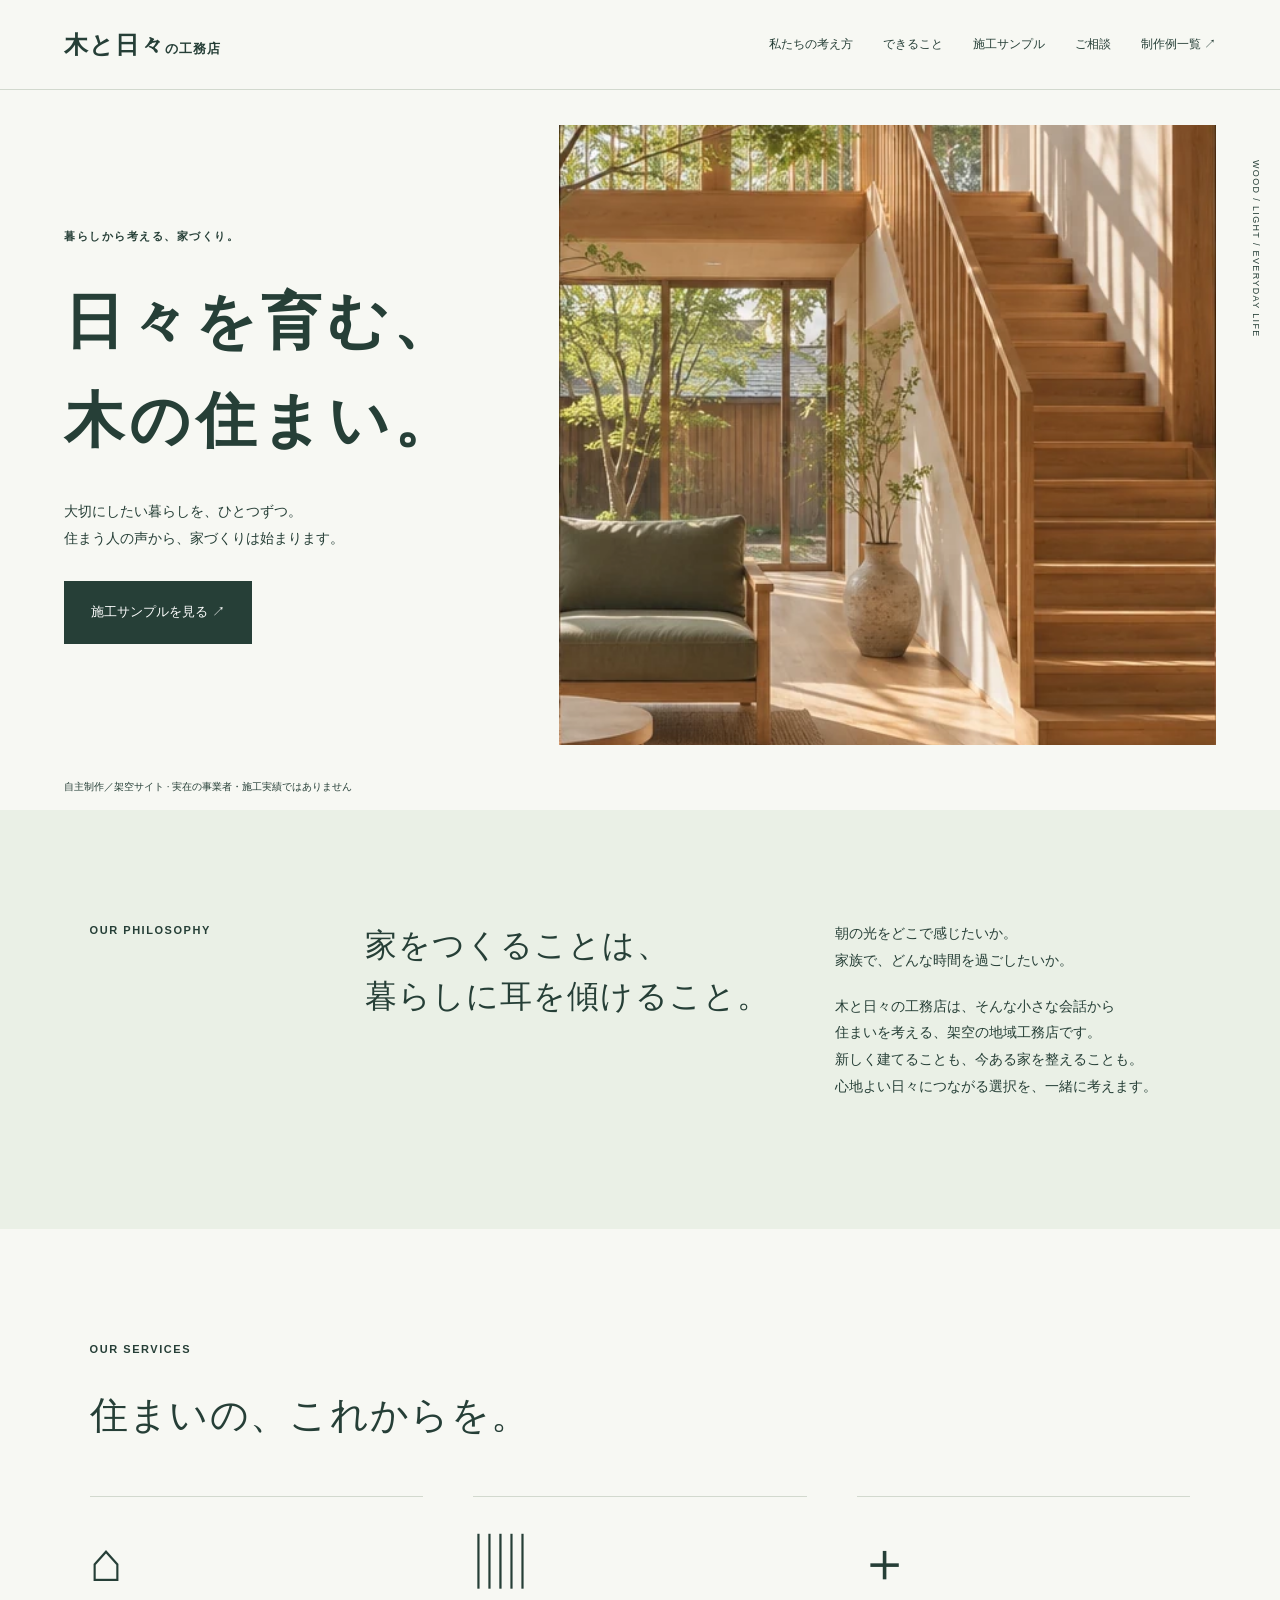
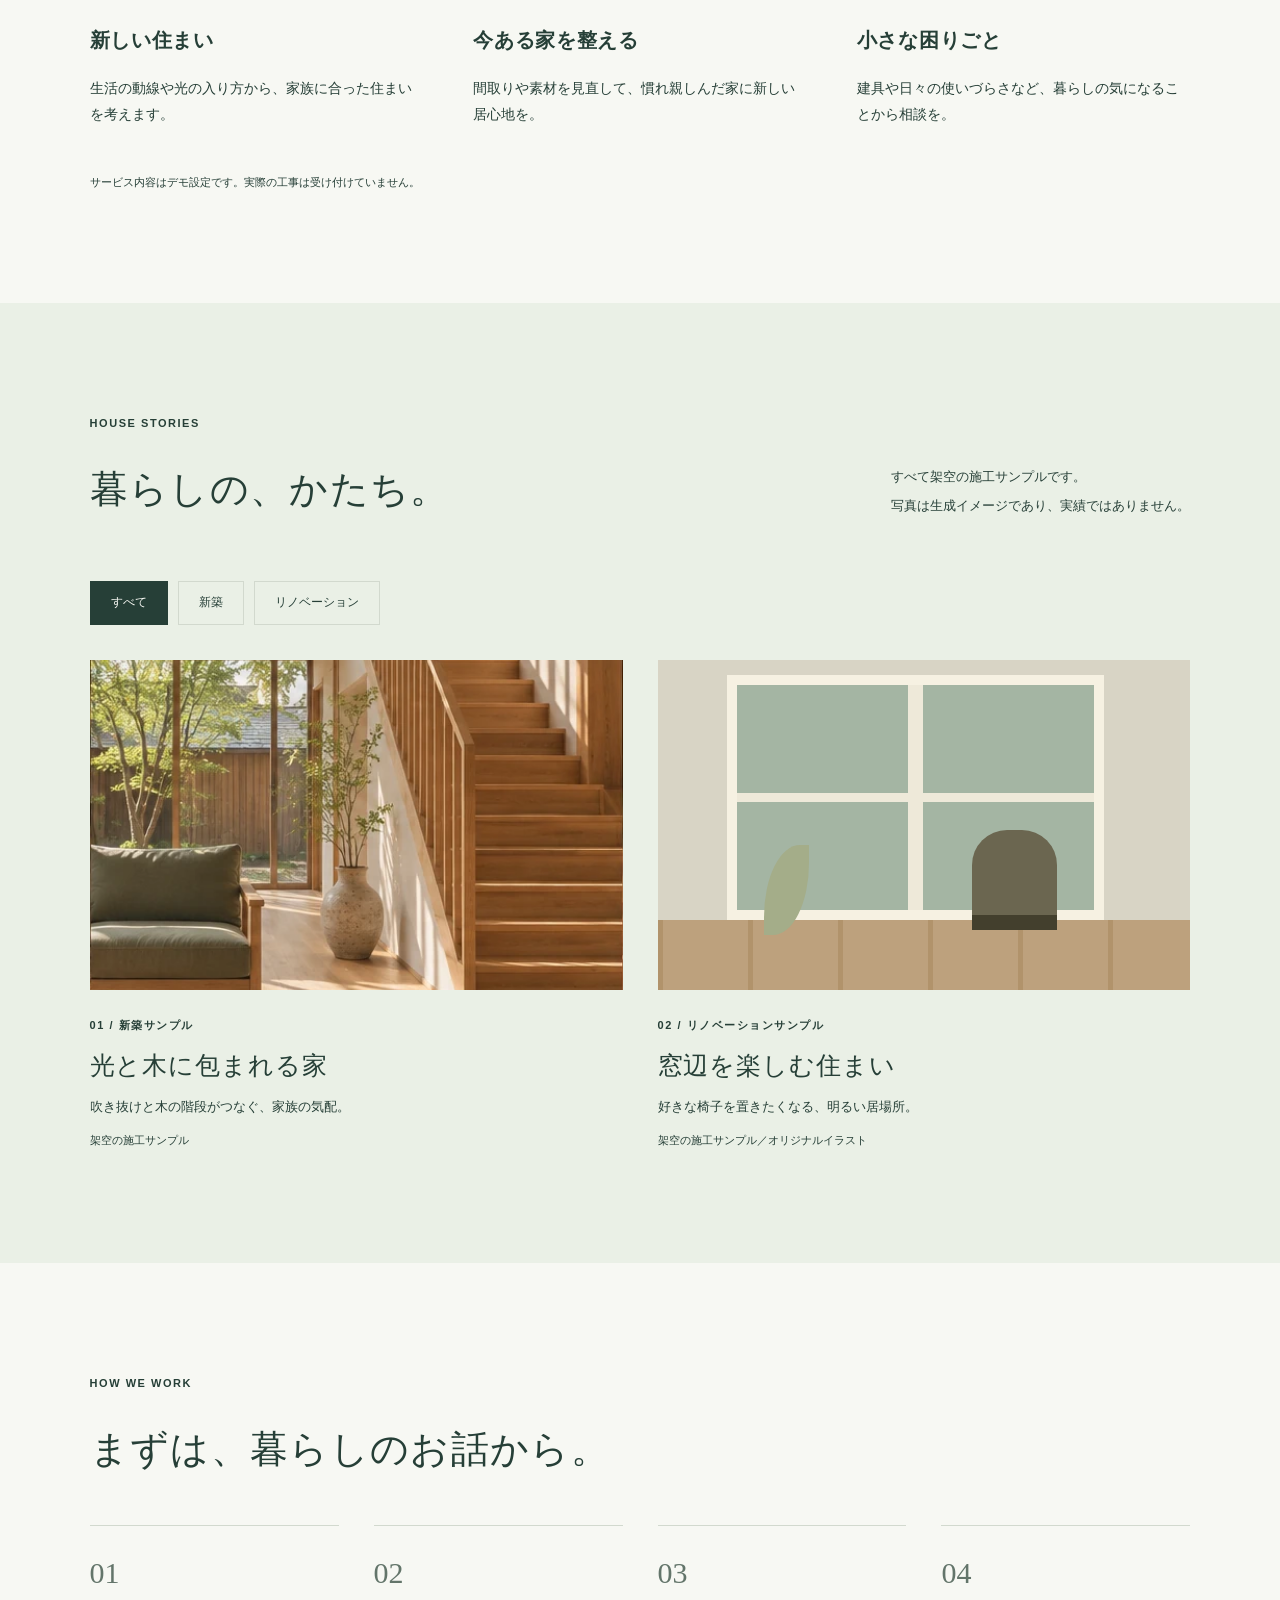
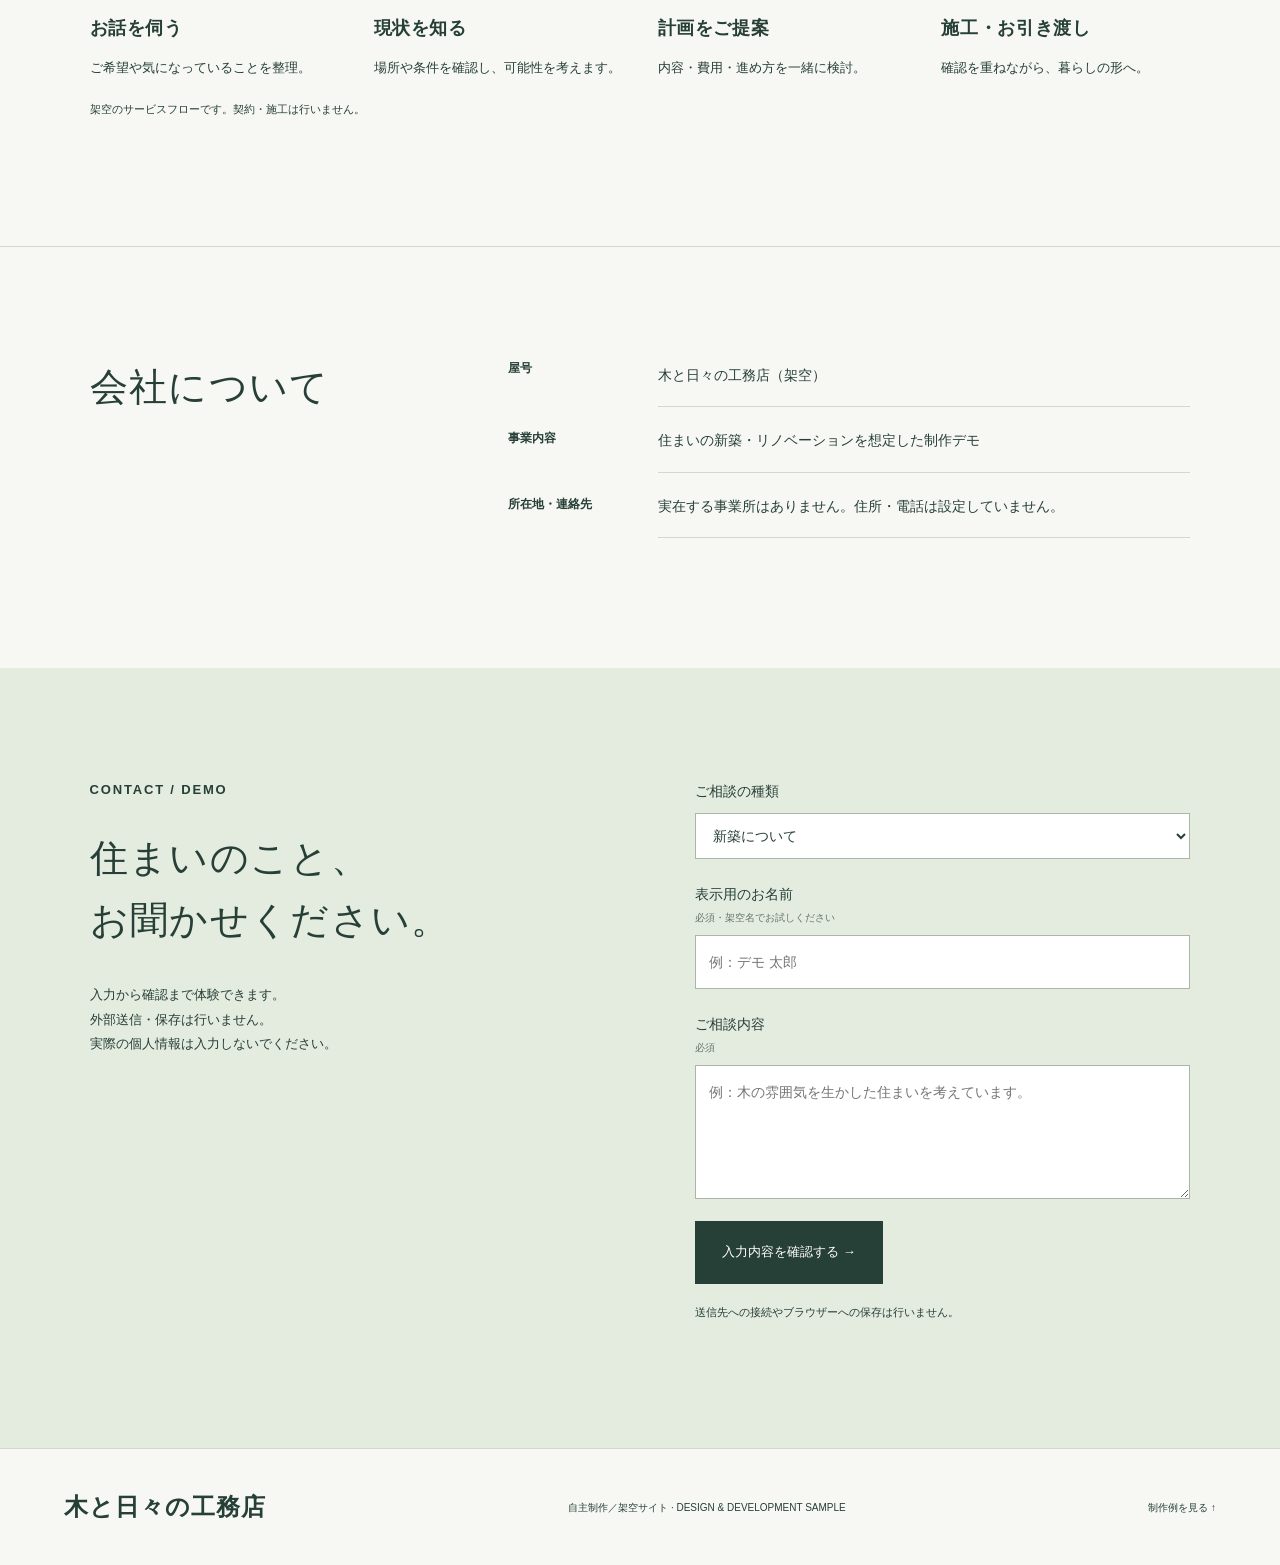
<file: demos/builder.html>
<!doctype html><html lang="ja"><head><meta charset="utf-8">
<meta http-equiv="Content-Security-Policy" content="default-src 'self'; script-src 'self'; style-src 'self'; img-src 'self' data:; font-src 'self'; connect-src 'none'; object-src 'none'; base-uri 'none'; form-action 'none'">
<meta name="referrer" content="strict-origin-when-cross-origin">
<link rel="icon" href="data:image/svg+xml,%3Csvg xmlns='http://www.w3.org/2000/svg' viewBox='0 0 40 40'%3E%3Crect width='40' height='40' rx='8' fill='%23262923'/%3E%3Cpath d='M10 28L20 10L30 28' fill='none' stroke='%23dfe6cb' stroke-width='3'/%3E%3C/svg%3E"><meta name="viewport" content="width=device-width,initial-scale=1"><meta name="description" content="目的から考えるWebサイト制作。自主制作のデザイン・実装サンプルです。"><title>木と日々の工務店 | 地域企業 デモ</title><link rel="stylesheet" href="../assets/style.css"><script defer src="../assets/config.js"></script><script defer src="../assets/main.js"></script></head><body class="builder"><a class="skip" href="#main">本文へ</a><header class="header"><a class="brand" href="../index.html">木と日々<span>の工務店</span></a><button class="menu" aria-expanded="false" aria-controls="nav">メニュー <span>＋</span></button><nav id="nav"><a href="#philosophy">私たちの考え方</a><a href="#services">できること</a><a href="#projects">施工サンプル</a><a href="#inquiry">ご相談</a><a class="back" href="../index.html#works">制作例一覧 ↗</a></nav></header><main id="main"><section class="builder-hero"><div class="builder-heading"><p class="eyebrow">暮らしから考える、家づくり。</p><h1>日々を育む、<br>木の住まい。</h1><p>大切にしたい暮らしを、ひとつずつ。<br>住まう人の声から、家づくりは始まります。</p><a class="button green" href="#projects">施工サンプルを見る ↗</a></div><img class="builder-main" src="../assets/house.webp" alt="自然光が差し込む木の階段と白壁の住まいの生成イメージ" width="900" height="1500" loading="eager"><span class="vertical-label">WOOD / LIGHT / EVERYDAY LIFE</span><p class="hero-disclaimer">自主制作／架空サイト · 実在の事業者・施工実績ではありません</p></section><section class="section philosophy" id="philosophy"><p class="eyebrow">OUR PHILOSOPHY</p><h2>家をつくることは、<br>暮らしに耳を傾けること。</h2><div><p>朝の光をどこで感じたいか。<br>家族で、どんな時間を過ごしたいか。</p><p>木と日々の工務店は、そんな小さな会話から<br>住まいを考える、架空の地域工務店です。<br>新しく建てることも、今ある家を整えることも。<br>心地よい日々につながる選択を、一緒に考えます。</p></div></section><section class="section builder-services" id="services"><p class="eyebrow">OUR SERVICES</p><h2>住まいの、これからを。</h2><div class="three-cols"><article><span class="line-icon">⌂</span><h3>新しい住まい</h3><p>生活の動線や光の入り方から、家族に合った住まいを考えます。</p></article><article><span class="line-icon">▥</span><h3>今ある家を整える</h3><p>間取りや素材を見直して、慣れ親しんだ家に新しい居心地を。</p></article><article><span class="line-icon">＋</span><h3>小さな困りごと</h3><p>建具や日々の使いづらさなど、暮らしの気になることから相談を。</p></article></div><p class="small">サービス内容はデモ設定です。実際の工事は受け付けていません。</p></section><section class="section projects" id="projects"><div class="section-heading"><div><p class="eyebrow">HOUSE STORIES</p><h2>暮らしの、かたち。</h2></div><p>すべて架空の施工サンプルです。<br>写真は生成イメージであり、実績ではありません。</p></div><div class="filter" data-group="project-list"><button aria-pressed="true" data-filter="all">すべて</button><button aria-pressed="false" data-filter="new">新築</button><button aria-pressed="false" data-filter="renew">リノベーション</button></div><div class="project-list" id="project-list"><article data-category="new"><img class="" src="../assets/house.webp" alt="木の階段と光の住まいの架空施工イメージ" width="900" height="1500" loading="lazy"><p class="eyebrow">01 / 新築サンプル</p><h3>光と木に包まれる家</h3><p>吹き抜けと木の階段がつなぐ、家族の気配。</p><small>架空の施工サンプル</small></article><article data-category="renew"><div class="room-art" role="img" aria-label="木の家具と窓辺を描いた架空の住まいのイラスト"><span></span><i></i><b></b></div><p class="eyebrow">02 / リノベーションサンプル</p><h3>窓辺を楽しむ住まい</h3><p>好きな椅子を置きたくなる、明るい居場所。</p><small>架空の施工サンプル／オリジナルイラスト</small></article></div></section><section class="section builder-process"><p class="eyebrow">HOW WE WORK</p><h2>まずは、暮らしのお話から。</h2><ol class="steps"><li><span>01</span><h3>お話を伺う</h3><p>ご希望や気になっていることを整理。</p></li><li><span>02</span><h3>現状を知る</h3><p>場所や条件を確認し、可能性を考えます。</p></li><li><span>03</span><h3>計画をご提案</h3><p>内容・費用・進め方を一緒に検討。</p></li><li><span>04</span><h3>施工・お引き渡し</h3><p>確認を重ねながら、暮らしの形へ。</p></li></ol><p class="small">架空のサービスフローです。契約・施工は行いません。</p></section><section class="section company"><h2>会社について</h2><dl><dt>屋号</dt><dd>木と日々の工務店（架空）</dd><dt>事業内容</dt><dd>住まいの新築・リノベーションを想定した制作デモ</dd><dt>所在地・連絡先</dt><dd>実在する事業所はありません。住所・電話は設定していません。</dd></dl></section><section class="section inquiry" id="inquiry"><div><p class="eyebrow">CONTACT / DEMO</p><h2>住まいのこと、<br>お聞かせください。</h2><p>入力から確認まで体験できます。<br>外部送信・保存は行いません。<br>実際の個人情報は入力しないでください。</p></div><form id="demo-form"><label>ご相談の種類<select name="type"><option>新築について</option><option>リノベーションについて</option><option>小さな修繕について</option></select></label><label>表示用のお名前 <span>必須・架空名でお試しください</span><input name="name" required maxlength="60" autocomplete="off" placeholder="例：デモ 太郎"></label><label>ご相談内容 <span>必須</span><textarea name="message" required maxlength="1000" rows="4" placeholder="例：木の雰囲気を生かした住まいを考えています。"></textarea></label><button class="button green" type="submit">入力内容を確認する →</button><p class="small">送信先への接続やブラウザーへの保存は行いません。</p></form></section></main><footer><a class="brand" href="../index.html">木と日々の工務店</a><p>自主制作／架空サイト · DESIGN & DEVELOPMENT SAMPLE</p><a href="../index.html#works">制作例を見る ↑</a></footer><dialog id="notice" aria-labelledby="dialog-title"><button class="close" aria-label="閉じる">×</button><p class="eyebrow">INFORMATION</p><h2 id="dialog-title">ご相談について</h2><div id="dialog-content"></div><button class="button close-dialog">閉じる</button></dialog></body></html>
</file>
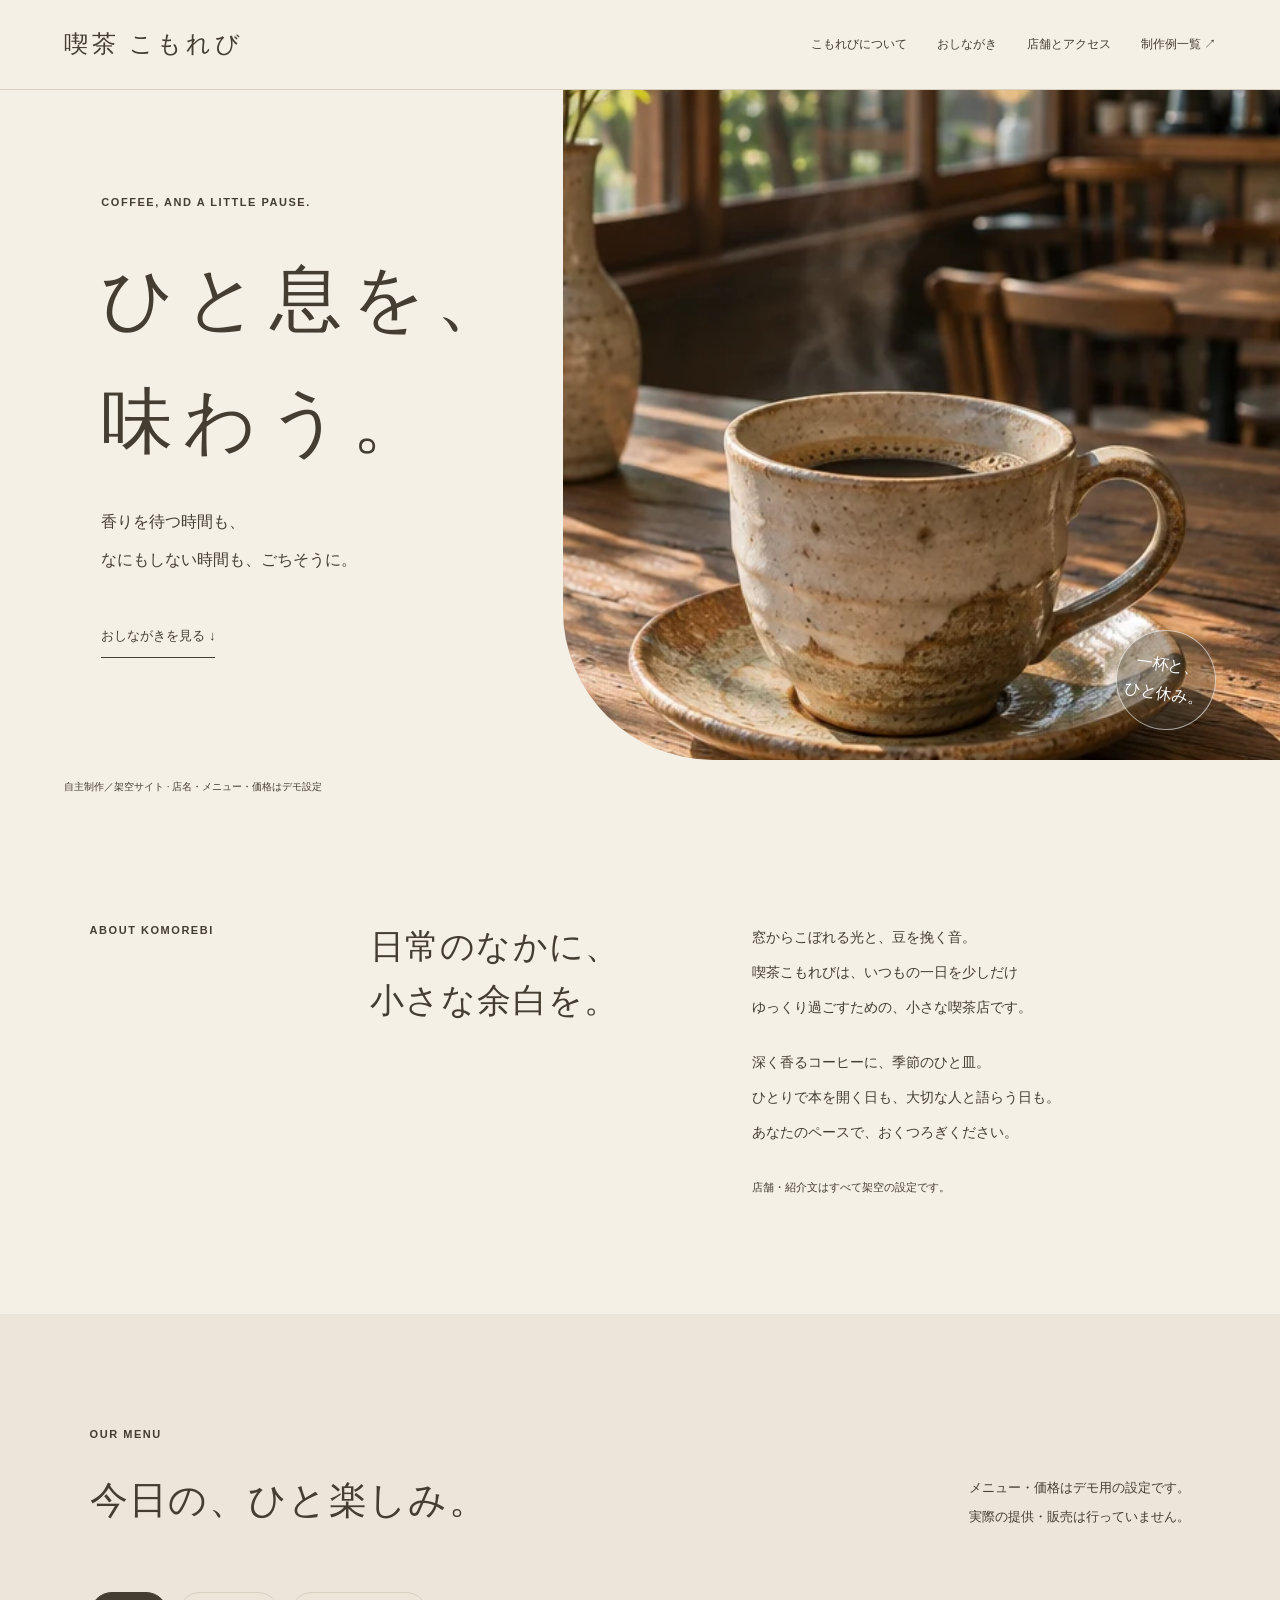
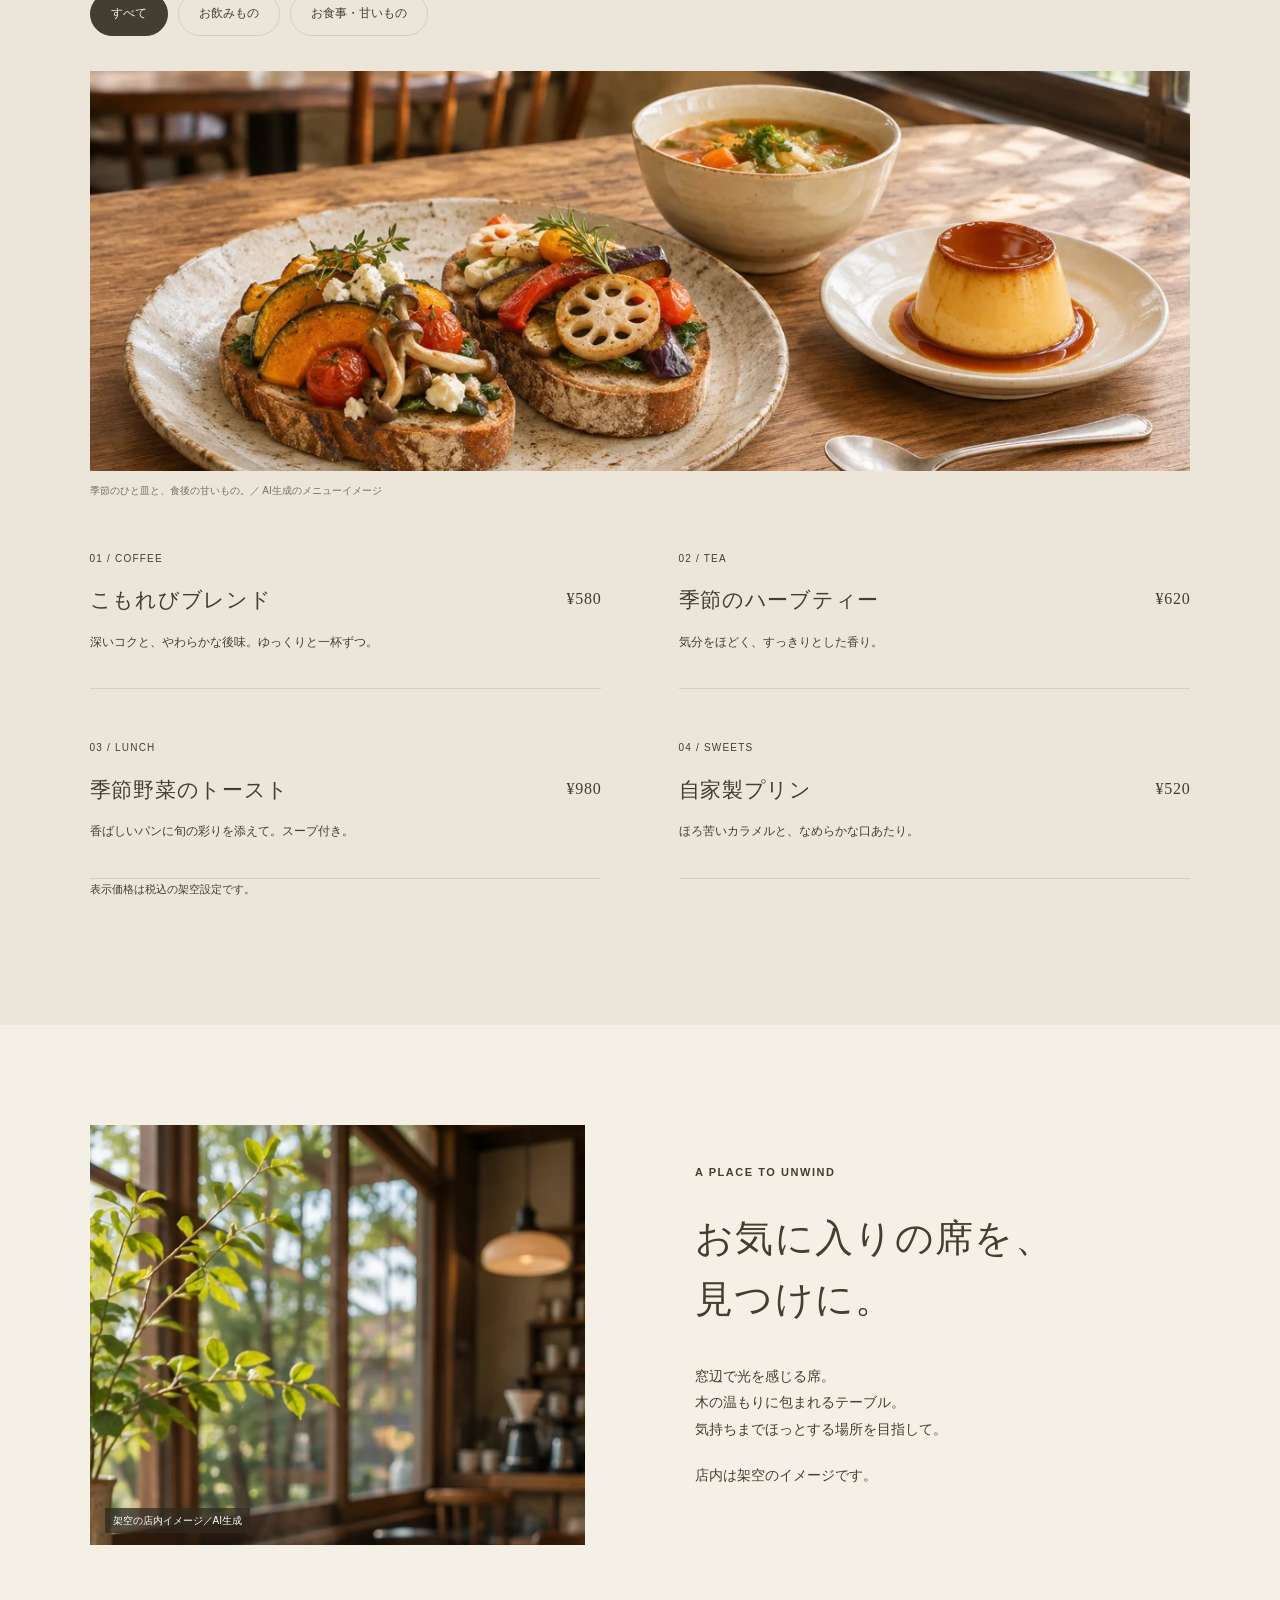
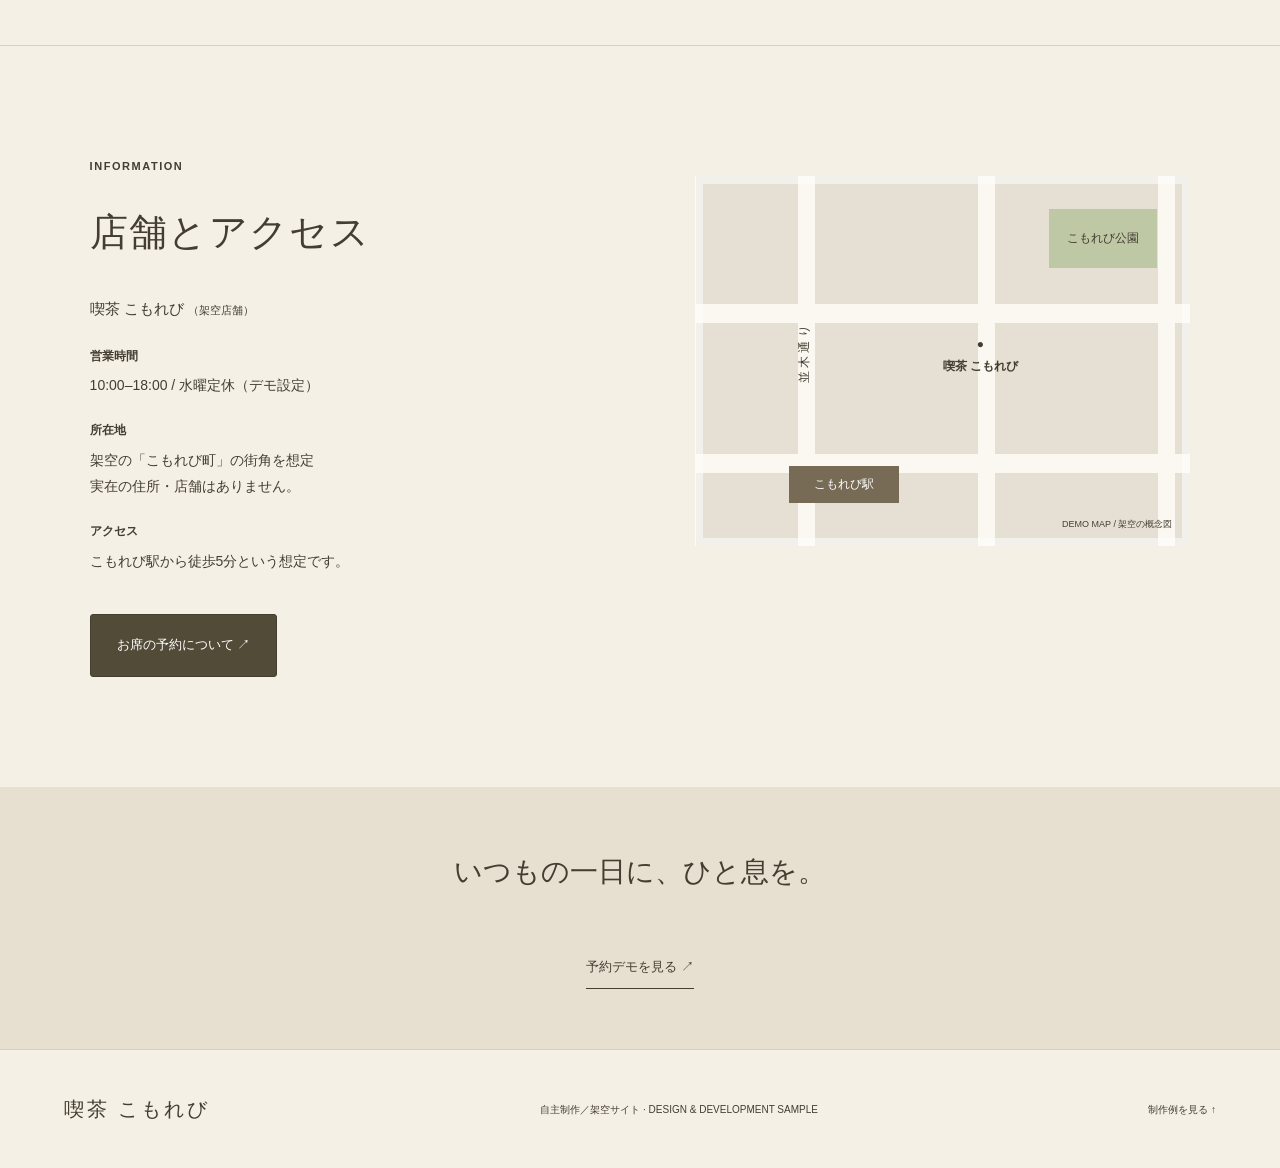
<file: demos/cafe.html>
<!doctype html><html lang="ja"><head><meta charset="utf-8">
<meta http-equiv="Content-Security-Policy" content="default-src 'self'; script-src 'self'; style-src 'self'; img-src 'self' data:; font-src 'self'; connect-src 'none'; object-src 'none'; base-uri 'none'; form-action 'none'">
<meta name="referrer" content="strict-origin-when-cross-origin">
<link rel="icon" href="data:image/svg+xml,%3Csvg xmlns='http://www.w3.org/2000/svg' viewBox='0 0 40 40'%3E%3Crect width='40' height='40' rx='8' fill='%23262923'/%3E%3Cpath d='M10 28L20 10L30 28' fill='none' stroke='%23dfe6cb' stroke-width='3'/%3E%3C/svg%3E"><meta name="viewport" content="width=device-width,initial-scale=1"><meta name="description" content="目的から考えるWebサイト制作。自主制作のデザイン・実装サンプルです。"><title>喫茶 こもれび | カフェ デモ</title><link rel="stylesheet" href="../assets/style.css"><script defer src="../assets/config.js"></script><script defer src="../assets/main.js"></script></head><body class="cafe"><a class="skip" href="#main">本文へ</a><header class="header"><a class="brand" href="../index.html">喫茶 こもれび</a><button class="menu" aria-expanded="false" aria-controls="nav">メニュー <span>＋</span></button><nav id="nav"><a href="#concept">こもれびについて</a><a href="#menu">おしながき</a><a href="#access">店舗とアクセス</a><a class="back" href="../index.html#works">制作例一覧 ↗</a></nav></header><main id="main"><section class="cafe-hero"><div class="cafe-title"><p class="eyebrow">COFFEE, AND A LITTLE PAUSE.</p><h1>ひと息を、<br>味わう。</h1><p>香りを待つ時間も、<br>なにもしない時間も、ごちそうに。</p><a class="cafe-link" href="#menu">おしながきを見る ↓</a></div><img class="cafe-main" src="../assets/cafe.webp" alt="木のテーブルで香りを楽しむ一杯のコーヒー" width="900" height="1500" loading="eager"><div class="cafe-stamp">一杯と、<br>ひと休み。</div><p class="hero-disclaimer">自主制作／架空サイト · 店名・メニュー・価格はデモ設定</p></section><section class="section cafe-concept" id="concept"><p class="eyebrow">ABOUT KOMOREBI</p><h2>日常のなかに、<br>小さな余白を。</h2><div><p>窓からこぼれる光と、豆を挽く音。<br>喫茶こもれびは、いつもの一日を少しだけ<br>ゆっくり過ごすための、小さな喫茶店です。</p><p>深く香るコーヒーに、季節のひと皿。<br>ひとりで本を開く日も、大切な人と語らう日も。<br>あなたのペースで、おくつろぎください。</p><small>店舗・紹介文はすべて架空の設定です。</small></div></section><section class="section cafe-menu" id="menu"><div class="section-heading"><div><p class="eyebrow">OUR MENU</p><h2>今日の、ひと楽しみ。</h2></div><p>メニュー・価格はデモ用の設定です。<br>実際の提供・販売は行っていません。</p></div><div class="filter" data-group="cafe-menu"><button aria-pressed="true" data-filter="all">すべて</button><button aria-pressed="false" data-filter="drink">お飲みもの</button><button aria-pressed="false" data-filter="food">お食事・甘いもの</button></div><figure class="food-photo"><img src="../assets/food.webp" alt="季節野菜のトースト、スープとプリンの生成イメージ" width="1200" height="800" loading="lazy"><figcaption>季節のひと皿と、食後の甘いもの。／ AI生成のメニューイメージ</figcaption></figure><div class="menu-items" id="cafe-menu"><article data-category="drink"><span>01 / COFFEE</span><h3>こもれびブレンド <b>¥580</b></h3><p>深いコクと、やわらかな後味。ゆっくりと一杯ずつ。</p></article><article data-category="drink"><span>02 / TEA</span><h3>季節のハーブティー <b>¥620</b></h3><p>気分をほどく、すっきりとした香り。</p></article><article data-category="food"><span>03 / LUNCH</span><h3>季節野菜のトースト <b>¥980</b></h3><p>香ばしいパンに旬の彩りを添えて。スープ付き。</p></article><article data-category="food"><span>04 / SWEETS</span><h3>自家製プリン <b>¥520</b></h3><p>ほろ苦いカラメルと、なめらかな口あたり。</p></article></div><p class="small">表示価格は税込の架空設定です。</p></section><section class="cafe-scene"><div class="cafe-interior"><img src="../assets/cafe.webp" width="512" height="1024" loading="lazy" alt="窓辺に緑が見える木のテーブルと椅子の架空の店内イメージ"><small>架空の店内イメージ／AI生成</small></div><div><p class="eyebrow">A PLACE TO UNWIND</p><h2>お気に入りの席を、<br>見つけに。</h2><p>窓辺で光を感じる席。<br>木の温もりに包まれるテーブル。<br>気持ちまでほっとする場所を目指して。</p><p class="small">店内は架空のイメージです。</p></div></section><section class="section access" id="access"><div><p class="eyebrow">INFORMATION</p><h2>店舗とアクセス</h2><p>喫茶 こもれび <small>（架空店舗）</small></p><dl><dt>営業時間</dt><dd>10:00–18:00 / 水曜定休（デモ設定）</dd><dt>所在地</dt><dd>架空の「こもれび町」の街角を想定<br>実在の住所・店舗はありません。</dd><dt>アクセス</dt><dd>こもれび駅から徒歩5分という想定です。</dd></dl><button class="button reserve" data-notice="reservation">お席の予約について ↗</button></div><div class="map-art" role="img" aria-label="架空のこもれび駅と店舗を示す概念図。実際の案内には使えません。"><span class="map-park">こもれび公園</span><span class="map-road">並 木 通 り</span><span class="map-pin">●<br>喫茶 こもれび</span><span class="map-station">こもれび駅</span><small>DEMO MAP / 架空の概念図</small></div></section><section class="cafe-closing"><p>いつもの一日に、ひと息を。</p><button class="text-button" data-notice="reservation">予約デモを見る ↗</button></section></main><footer><a class="brand" href="../index.html">喫茶 こもれび</a><p>自主制作／架空サイト · DESIGN & DEVELOPMENT SAMPLE</p><a href="../index.html#works">制作例を見る ↑</a></footer><dialog id="notice" aria-labelledby="dialog-title"><button class="close" aria-label="閉じる">×</button><p class="eyebrow">INFORMATION</p><h2 id="dialog-title">ご相談について</h2><div id="dialog-content"></div><button class="button close-dialog">閉じる</button></dialog></body></html>
</file>
<file: assets/style.css>
@charset "UTF-8";
:root{--ink:#262923;--paper:#fafaf7;--muted:#696d65;--line:#dcded6;--accent:#afc45b;--serif:"Yu Mincho","Hiragino Mincho ProN","Noto Serif CJK JP",serif}*{box-sizing:border-box}html{scroll-behavior:smooth;scroll-padding-top:100px}body{margin:0;background:var(--paper);color:var(--ink);font:15px/1.9 "Noto Sans CJK JP","Hiragino Kaku Gothic ProN",Meiryo,sans-serif;overflow-wrap:anywhere}button,input,textarea,select{font:inherit}button,a{-webkit-tap-highlight-color:transparent}a{color:inherit;text-decoration:none}button{color:inherit;cursor:pointer}button:not(.button){background:none}button{border:0}img{max-width:100%;display:block;object-fit:cover}h1,h2,h3,p{margin-top:0}h1,h2,h3{line-height:1.5;letter-spacing:.035em}h2{font-size:clamp(28px,3vw,44px);font-weight:500;line-height:1.6}h3{font-size:20px}p{margin-bottom:1.4em}small,.small{font-size:11px}a,button{touch-action:manipulation}a:focus-visible,button:focus-visible,summary:focus-visible,input:focus-visible,textarea:focus-visible,select:focus-visible{outline:3px solid #597cc0;outline-offset:5px}.skip{position:fixed;top:-80px;left:15px;z-index:100;background:white;padding:10px}.skip:focus{top:10px}.header{height:100px;padding:0 5%;display:flex;align-items:center;justify-content:space-between;background:var(--paper);position:sticky;top:0;z-index:20;border-bottom:1px solid var(--line);gap:25px}.brand{font-weight:700;font-size:24px;letter-spacing:.04em;white-space:nowrap}.header nav{display:flex;align-items:center;gap:30px;font-size:12px}.header nav a:hover{opacity:.65}.nav-cta{border-bottom:1px solid!important;padding:8px 0}.menu{display:none}.eyebrow{font-size:11px;letter-spacing:.14em;font-weight:600;margin-bottom:25px}.section{padding:110px max(7%,calc((100% - 1200px)/2))}.section-heading{display:flex;align-items:flex-end;justify-content:space-between;gap:40px;margin-bottom:60px}.section-heading h2{margin-bottom:0}.section-heading>p{font-size:13px;margin:0;line-height:2.2}.button{display:inline-flex;align-items:center;justify-content:space-between;gap:35px;padding:18px 26px;min-height:58px;font-size:13px;border:1px solid var(--ink);transition:background .2s,transform .2s}.button:hover{transform:translateY(-2px)}.dark{background:var(--ink);color:white}.text-button,.text-link{padding:10px 0;border-bottom:1px solid currentColor!important;font-size:13px}.actions{display:flex;align-items:center;gap:25px;flex-wrap:wrap}.note{font-size:12px;border-left:2px solid;padding-left:16px}.sample-label{font-size:11px;margin-top:22px}.portfolio-hero{padding:74px 5% 0;display:grid;grid-template-columns:.9fr 1.15fr;gap:4%;background:#f5f5f0;min-height:740px}.hero-copy{padding:28px 0 45px}.hero-copy h1{font-size:clamp(36px,3.9vw,60px);line-height:1.6;font-weight:500;letter-spacing:.025em;margin:25px 0}.serif{font-family:var(--serif)}.lead{font-size:15px;line-height:2.25;margin:25px 0 32px}.hero-copy .small{margin-top:35px;letter-spacing:.15em}.hero-showcase{align-self:center;min-width:0}.showcase-heading{display:flex;justify-content:space-between;font-size:10px;margin-bottom:22px;gap:15px}.preview-row{display:grid;grid-template-columns:repeat(3,1fr);gap:13px;align-items:start}.preview{height:390px;position:relative;overflow:hidden;box-shadow:0 20px 35px #20251b18}.preview:nth-child(2){margin-top:32px}.preview:nth-child(3){margin-top:64px}.preview img{width:100%;height:100%;filter:brightness(.74)}.preview>div{position:absolute;inset:0;padding:23px 15px;color:#fff;display:flex;flex-direction:column}.preview span{font-size:12px}.preview b{font-size:25px;margin-top:auto;line-height:1.7;font-family:var(--serif);font-weight:500}.preview small{font-size:8px;margin-top:15px}.athlete-preview b{font-family:inherit;font-style:italic;font-weight:800}.builder-preview img{filter:brightness(.85)}.preview-caption{font-size:10px;display:flex;justify-content:space-between;margin:27px 0}.hero-bottom{grid-column:1/-1;border-top:1px solid var(--line);padding:22px 0;display:flex;justify-content:space-between;font-size:11px;letter-spacing:.05em;margin-top:20px}.works{background:#fff}.work{display:grid;grid-template-columns:1.2fr .8fr;gap:7%;align-items:center;margin-bottom:100px}.work:last-child{margin-bottom:0}.work:nth-of-type(2){direction:rtl}.work:nth-of-type(2)>*{direction:ltr}.work-visual{position:relative;height:435px;overflow:hidden;background:#ddd}.work-visual>img{width:100%;height:100%;filter:brightness(.67);transition:transform .6s}.work-visual:hover>img{transform:scale(1.025)}.work-visual>div{position:absolute;inset:0;color:white;padding:36px;display:flex;flex-direction:column;justify-content:end}.work-visual small{letter-spacing:.14em}.work-visual h3{font-size:34px;font-family:var(--serif);font-weight:500;margin:12px 0}.work-visual p{font-size:18px;margin-bottom:0}.round-arrow{position:absolute;right:22px;top:22px;border:1px solid #fff8;border-radius:50%;width:44px;height:44px;text-align:center;line-height:42px;color:white;font-size:20px}.work-detail h3{font-size:25px}.work-detail>p{font-size:13px}.work-detail dl{font-size:12px}.work-detail dt{font-weight:600}.work-detail dd{margin:0 0 12px;color:var(--muted)}.work-detail .eyebrow{margin-bottom:15px}.service-list{border-top:1px solid var(--line)}.service-list article{display:grid;grid-template-columns:45px 1fr 1.1fr;gap:30px;padding:32px 0;border-bottom:1px solid var(--line);align-items:start}.service-list span{font-size:12px}.service-list h3{font-weight:500;margin:0;font-size:22px}.service-list p{margin:0;font-size:13px}.services .note{margin:30px 0 0}.approach{background:#e8ecdd}.approach-grid{display:grid;grid-template-columns:1fr 1fr;gap:10%}.approach-grid article{border-bottom:1px solid #c4cab6;margin-bottom:28px;padding-bottom:15px}.approach-grid p{font-size:13px}.approach h3{font-size:18px}.steps{display:grid;grid-template-columns:repeat(3,1fr);gap:35px;list-style:none;padding:0;margin:0}.steps li{border-top:1px solid var(--line);padding-top:18px}.steps span{font-family:var(--serif);font-size:30px;color:var(--muted)}.steps h3{font-size:18px;margin:14px 0}.steps p{font-size:13px}.faq{background:#f0f0eb}.faq h2{margin-bottom:35px}.faq details{border-top:1px solid #d2d4cb}.faq details:last-child{border-bottom:1px solid #d2d4cb}.faq summary{cursor:pointer;list-style:none;padding:24px 38px 24px 0;position:relative;font-size:15px}.faq summary:before{content:'Q';margin-right:20px;font-family:Georgia,serif;font-size:20px}.faq summary:after{content:'＋';position:absolute;right:5px}.faq details[open] summary:after{content:'−'}.faq details p{padding:0 45px 18px;max-width:850px;font-size:14px}.contact-section{padding:100px 7%;text-align:center;background:#dfe6cb}.contact-section h2{font-size:clamp(34px,4vw,52px)}.contact-section p{font-size:14px}.contact-section .small{margin:20px 0 0;font-size:11px}footer{padding:40px 5%;display:flex;gap:25px;align-items:center;justify-content:space-between;border-top:1px solid var(--line)}footer .brand{font-size:20px}footer p,footer>a:last-child{font-size:10px;margin:0}dialog{border:0;padding:50px;max-width:620px;width:calc(100% - 36px);color:var(--ink);background:var(--paper);max-height:85vh}dialog::backdrop{background:#171b2088;backdrop-filter:blur(4px)}dialog h2{font-size:28px}dialog p{font-size:14px}dialog .close{position:absolute;right:15px;top:8px;font-size:30px}.close-dialog{margin-top:20px}.confirm-row{border-top:1px solid var(--line);padding:15px 0;white-space:pre-wrap}.confirm-row b{display:block;font-size:12px}.hero-disclaimer{font-size:10px;position:absolute;bottom:14px;left:5%;margin:0;z-index:2}.cafe{--paper:#f5f0e6;--ink:#443d31;--line:#d8cfbe;--muted:#786f5e}.cafe h1,.cafe h2,.cafe h3,.cafe .brand{font-family:var(--serif);font-weight:500}.cafe .header{height:90px}.cafe .brand{letter-spacing:.15em}.cafe-hero{position:relative;min-height:720px;display:grid;grid-template-columns:44% 56%;padding:0 0 50px}.cafe-title{align-self:center;padding:70px 0 70px 18%}.cafe-title h1{font-size:72px;line-height:1.7;letter-spacing:.14em;margin:20px 0}.cafe-title>p:not(.eyebrow){font-family:var(--serif);font-size:16px;line-height:2.4}.cafe-main{width:100%;height:670px;object-position:50% 60%;border-radius:0 0 0 150px}.cafe-link{display:inline-block;margin-top:22px;border-bottom:1px solid;padding-bottom:8px;font-size:13px}.cafe-stamp{position:absolute;right:5%;bottom:80px;border-radius:50%;border:1px solid #fff9;background:#443d3155;color:white;width:100px;height:100px;display:grid;place-content:center;text-align:center;font:16px/1.8 var(--serif);transform:rotate(8deg)}.cafe-concept{display:grid;grid-template-columns:.7fr 1fr 1.3fr;gap:4%;align-items:start}.cafe-concept h2{font-size:34px}.cafe-concept>div{font-size:14px;line-height:2.5}.cafe-menu{background:#ece6da}.filter{display:flex;gap:10px;flex-wrap:wrap;margin:25px 0 35px}.filter button{padding:9px 20px;border:1px solid var(--line);font-size:12px;min-height:44px}.filter button[aria-pressed=true]{background:var(--ink);color:var(--paper);border-color:var(--ink)}.cafe .filter button{border-radius:30px}.menu-items{display:grid;grid-template-columns:1fr 1fr;gap:25px 7%}.menu-items article{border-bottom:1px solid var(--line);padding:18px 0}.menu-items span{font-size:10px;letter-spacing:.12em}.menu-items h3{display:flex;justify-content:space-between;gap:20px;margin:14px 0;font-size:21px}.menu-items b{font:16px/1.8 Georgia,serif}.menu-items p{font-size:12px}.cafe-scene{display:grid;grid-template-columns:1fr 1fr;gap:10%;align-items:center;padding:100px 7%}.scene-art{background:linear-gradient(90deg,#c2b19722 49%,#c2b19755 50%,#c2b19722 51%),linear-gradient(#d5dbcc 55%,#9d7d58 55%,#b79771 60%,#b79771);height:420px;display:flex;flex-direction:column;align-items:center;justify-content:end;padding:40px;color:#352e25;box-shadow:inset 35px 0 0 #b7a587,inset -35px 0 0 #b7a587}.scene-art .cup{font-size:100px;filter:grayscale(1)}.scene-art p{font-family:var(--serif);font-size:24px;margin:10px 0}.scene-art small{font-size:10px}.cafe-scene>div:last-child p:not(.eyebrow){font-size:14px}.access{display:grid;grid-template-columns:1fr 1fr;gap:10%;border-top:1px solid var(--line)}dl dt{font-size:12px;font-weight:600}dl dd{margin:5px 0 20px;font-size:14px}.reserve{border-radius:3px;background:#514b38;color:#fff;margin-top:20px}.map-art{background:repeating-linear-gradient(0deg,transparent 0 65px,#faf8f0 65px 84px,transparent 84px 150px),repeating-linear-gradient(90deg,#e5e0d3 0 95px,#faf8f0 95px 112px,#e5e0d3 112px 180px);height:370px;position:relative;margin-top:20px;border:8px solid #fff8;font-size:12px}.map-art span{position:absolute}.map-park{top:25px;right:25px;background:#bec8a5;padding:18px}.map-road{left:15%;top:45%;transform:rotate(-90deg)}.map-pin{top:42%;left:50%;text-align:center;font-weight:bold}.map-station{bottom:35px;left:18%;background:#776b55;color:white;padding:7px 25px}.map-art small{position:absolute;bottom:5px;right:10px;font-size:9px}.cafe-closing{text-align:center;padding:60px;background:#e7dfd0;font:28px/1.8 var(--serif)}.builder{--ink:#263f37;--paper:#f7f8f3;--line:#d2d9ce;--muted:#63756a}.builder .header{height:90px}.builder .brand{font:600 24px/1.5 var(--serif)}.builder .brand span{font-size:13px}.builder h1,.builder h2{font-family:var(--serif)}.builder-hero{position:relative;display:grid;grid-template-columns:43% 57%;min-height:720px;padding:35px 5% 65px;align-items:center}.builder-heading{position:relative;z-index:2;margin-right:-100px}.builder-heading h1{font-size:clamp(42px,4.7vw,70px);line-height:1.65;letter-spacing:.09em;margin:22px 0 28px}.builder-heading>p:not(.eyebrow){font-size:14px;margin-bottom:30px}.builder-main{height:620px;width:100%;object-position:50% 55%}.green{background:#263f37;color:white;border-color:#263f37}.vertical-label{position:absolute;right:16px;top:70px;writing-mode:vertical-rl;letter-spacing:.15em;font-size:9px}.philosophy{display:grid;grid-template-columns:.65fr 1.2fr 1fr;gap:4%;background:#eaf0e6}.philosophy h2{font-size:32px}.philosophy>div{font-size:14px}.three-cols{display:grid;grid-template-columns:repeat(3,1fr);gap:50px;margin-top:50px}.three-cols article{border-top:1px solid var(--line);padding:25px 0}.three-cols p{font-size:14px}.line-icon{display:block;font:55px/1.5 Georgia,serif;font-weight:300;margin-bottom:20px}.builder-services>.small{margin-bottom:0}.projects{background:#eaf0e6}.project-list{display:grid;grid-template-columns:1fr 1fr;gap:35px}.project-list img,.room-art{width:100%;height:330px;margin-bottom:25px}.project-list img{object-position:50% 60%}.project-list h3{font-family:var(--serif);font-size:25px;font-weight:500;margin-bottom:10px}.project-list .eyebrow{margin-bottom:12px}.project-list p:not(.eyebrow){font-size:13px;margin-bottom:5px}.room-art{background:#d8d4c5;position:relative;overflow:hidden}.room-art:before{content:'';position:absolute;inset:25px 18% 80px 15%;background:linear-gradient(90deg,transparent 48%,#eee9d9 48% 52%,transparent 52%),linear-gradient(0deg,transparent 48%,#eee9d9 48% 52%,transparent 52%),#a4b5a3;box-shadow:0 0 0 10px #f6f1e2}.room-art:after{content:'';position:absolute;bottom:0;width:100%;height:70px;background:repeating-linear-gradient(90deg,#b1936b 0 5px,#bda17d 5px 90px)}.room-art span{position:absolute;width:85px;height:100px;bottom:60px;right:25%;background:#6b6650;border-radius:35px 35px 0 0;z-index:1;border-bottom:15px solid #433f2d}.room-art i{position:absolute;left:20%;bottom:55px;width:45px;height:90px;background:#a4ad89;border-radius:80% 0;z-index:1}.builder-process .steps{grid-template-columns:repeat(4,1fr)}.builder-process h2{margin-bottom:45px}.company{border-top:1px solid var(--line);display:grid;grid-template-columns:1fr 1.8fr;gap:40px}.company dl{margin:0}.company dt{float:left;width:140px}.company dd{margin-left:150px;border-bottom:1px solid var(--line);padding-bottom:18px}.inquiry{display:grid;grid-template-columns:1fr 1fr;gap:10%;background:#e4ebdf}label{display:block;margin-bottom:22px;font-size:14px}label>span{font-size:10px;display:block;color:var(--muted)}input,select,textarea{display:block;width:100%;border:1px solid #acb5a6;background:#fff;padding:13px;margin-top:8px;color:var(--ink);border-radius:0}textarea{resize:vertical}.inquiry>div>p{font-size:13px}.inquiry form>.small{margin-top:18px;font-size:11px}.athlete{--paper:#161917;--ink:#f1f1e9;--line:#444842;--muted:#b4b9af;--accent:#f0643b}.athlete .header{height:86px;background:#161917}.athlete .brand{font-size:26px;letter-spacing:-.04em;font-style:italic}.athlete .brand span{font-size:9px;font-style:normal;margin-left:10px;letter-spacing:.1em}.athlete .header nav{font-size:10px;letter-spacing:.12em}.athlete-hero{position:relative;min-height:720px;isolation:isolate;overflow:hidden}.athlete-main{position:absolute;right:0;top:0;width:64%;height:100%;object-position:50% 60%;z-index:-2}.athlete-hero:before{content:'';position:absolute;inset:0;z-index:-1;background:linear-gradient(90deg,#161917 12%,#161917ec 32%,#16191722 70%)}.athlete-title{padding:70px 5% 80px;position:relative}.athlete-title .eyebrow{color:#ff997a}.athlete-title h1{font-size:clamp(50px,6.3vw,94px);font-weight:900;letter-spacing:-.035em;line-height:1.5;margin:24px 0 28px;transform:skew(-5deg)}.athlete-title em{font-style:normal;color:#ff805a}.athlete-name{font-size:24px;letter-spacing:.15em;font-weight:700}.athlete-name span{font:11px/2 Arial,sans-serif;letter-spacing:.08em;margin-left:15px}.athlete-title>p:not(.eyebrow):not(.athlete-name){font-size:14px}.sport-link{display:inline-flex;gap:35px;align-items:center;border-bottom:1px solid #f0643b!important;padding:10px 0;font-size:13px;color:inherit}.sport-index{position:absolute;right:30px;top:30px;font-size:10px;writing-mode:vertical-rl;letter-spacing:.2em}.athlete .hero-disclaimer{background:#161917a8;padding:5px 8px;left:calc(5% - 8px)}.sport-ticker{background:#f0643b;color:#161917;padding:16px 3%;font:bold italic clamp(20px,3.4vw,48px)/1.2 Arial,sans-serif;letter-spacing:-.03em;white-space:nowrap;overflow:hidden}.sport-ticker span{color:#3c261e;margin-left:30px}.sport-profile{display:grid;grid-template-columns:1fr 1fr;gap:10%;padding-top:120px}.athlete h2{font-weight:800;letter-spacing:-.02em}.sport-profile h3{font-size:28px}.sport-profile h3 small{font-size:12px;color:#ff805a;margin-left:15px}.sport-profile p{font-size:14px}.sport-profile dt{color:#ff997a}.journal{background:#20241f}.journal h2{margin-bottom:0}.journal .filter{margin:0}.athlete .filter button[aria-pressed=true]{background:#f0643b;color:#161917;border-color:#f0643b}.journal article{border-top:1px solid var(--line);padding:28px 0;display:grid;grid-template-columns:100px 150px 1fr;gap:15px;align-items:start}.journal time,.journal article>span{font-size:11px}.journal article>span{color:#ff997a}.journal article h3{font-size:21px;margin:0}.journal article p{grid-column:3;font-size:13px;margin:0}.journal article small{grid-column:3;color:#b4b9af}.results{display:grid;grid-template-columns:.8fr 1.2fr;gap:10%}.results>div>p{font-size:12px}.result-list article{border-top:1px solid var(--line);padding:25px 0}.result-list article>span{font-size:11px;color:#ff997a}.result-list h3{font-size:18px;margin:10px 0}.result-list h3 small{display:block;font-size:10px;font-weight:400;margin-top:7px}.result-list b{font:bold italic 42px/1.5 Arial,sans-serif}.result-list b small{font:12px/1.5 sans-serif;margin-left:20px}.sponsors{border-top:1px solid var(--line);text-align:center}.sponsors p:not(.eyebrow){font-size:12px}.sponsor-names{display:grid;grid-template-columns:repeat(3,1fr);margin:50px 0 0;gap:30px}.sponsor-names>span{padding:30px;border:1px solid var(--line);font:bold 30px/1.5 Georgia,serif}.sponsor-names small{font:10px/1.5 sans-serif;display:block;margin-top:15px;color:var(--muted)}.sport-support{background:#e65f36;color:#161917}.sport-support h2{font-size:clamp(42px,5vw,72px);line-height:1.4}.sport-support p{font-size:15px}.sport-support .small{font-size:11px;margin-top:25px}.orange{background:#161917;color:white;border-color:#161917}.sport-support .sport-link{border-color:#161917!important}.athlete dialog{--ink:#252b24;color:#252b24;background:#f7f7ee}.athlete footer p{color:#c1c6bc}[hidden]{display:none!important}body.capture *,body.capture *:before,body.capture *:after{animation:none!important;transition:none!important;scroll-behavior:auto!important}
@media(min-width:1700px){.portfolio-hero{padding-left:max(5%,calc((100% - 1550px)/2));padding-right:max(5%,calc((100% - 1550px)/2))}.cafe-hero,.builder-hero,.athlete-hero{min-height:780px}.preview{height:450px}}
@media(max-width:1100px){.header{padding:0 4%;gap:18px}.header nav{gap:20px;font-size:11px}.brand{font-size:22px}.section{padding:85px 6%}.portfolio-hero{grid-template-columns:1fr 1fr;padding-top:40px;min-height:660px}.hero-copy h1{font-size:40px}.hero-copy .eyebrow{font-size:9px}.preview{height:340px}.preview-row{gap:8px}.preview>div{padding:20px 10px}.preview b{font-size:21px}.preview span{font-size:10px}.preview-caption{display:block}.preview-caption span{display:block}.hero-copy .actions{gap:12px}.hero-copy .button{padding:16px 18px}.work{gap:5%}.work-visual{height:370px}.work-detail h3{font-size:21px}.philosophy,.cafe-concept{grid-template-columns:1fr 1fr}.philosophy>.eyebrow,.cafe-concept>.eyebrow{grid-column:1/-1}.cafe-title h1{font-size:60px}.cafe-main{height:620px}.builder-main{height:580px}.builder-heading h1{font-size:52px}.athlete .brand span{display:none}.athlete-title h1{font-size:70px}.journal article{grid-template-columns:90px 110px 1fr}.sponsor-names>span{font-size:24px}.header .back{font-size:10px}}
@media(max-width:800px){.header,.cafe .header,.builder .header,.athlete .header{height:74px}.menu{display:flex;align-items:center;gap:17px;font-size:11px;min-height:44px}.menu span{font-size:22px}.header nav{position:absolute;top:74px;left:0;right:0;background:var(--paper);display:none;flex-direction:column;align-items:stretch;padding:25px 6% 35px;box-shadow:0 15px 15px #0001;border-bottom:1px solid var(--line);font-size:14px;gap:0}.header nav.open{display:flex}.header nav>a,.header nav>button{padding:14px 0;text-align:left}.athlete .header nav{background:#161917;font-size:12px}.header .back{font-size:12px}.portfolio-hero{grid-template-columns:1fr;gap:0;padding-top:30px}.hero-copy{padding:10px 2% 35px}.hero-copy h1{font-size:clamp(37px,6.8vw,54px);margin:20px 0}.hero-copy .eyebrow{font-size:10px}.lead{font-size:14px}.hero-copy .small{display:none}.hero-showcase{padding:0 2%;max-width:650px;width:100%;justify-self:center}.preview{height:340px}.preview b{font-size:25px}.preview>div{padding:20px 15px}.preview-caption{display:flex;margin:20px 0}.hero-bottom{font-size:10px;padding:18px 2%;margin-top:15px}.hero-bottom>span{max-width:75%}.section-heading{display:block;margin-bottom:40px}.section-heading>p{margin-top:22px}.section{padding:75px 7%}.work{grid-template-columns:1fr;gap:30px;margin-bottom:70px}.work:nth-of-type(2){direction:ltr}.work-visual{height:400px}.work-detail dl{display:grid;grid-template-columns:120px 1fr;gap:10px}.work-detail dd{margin:0}.work-detail h3{font-size:25px}.service-list article{grid-template-columns:30px 1fr;gap:15px}.service-list p{grid-column:2}.approach-grid{gap:6%}.approach-grid h2{font-size:30px}.steps{grid-template-columns:repeat(2,1fr)}.cafe-hero{min-height:0;grid-template-columns:46% 54%;padding-bottom:50px}.cafe-title{padding:40px 0 35px 12%}.cafe-title h1{font-size:52px;letter-spacing:.05em}.cafe-title .eyebrow{font-size:8px;max-width:160px}.cafe-title>p:not(.eyebrow){font-size:13px}.cafe-main{height:570px;border-radius:0 0 0 80px}.cafe-stamp{width:80px;height:80px;font-size:13px}.cafe-concept{gap:25px}.cafe-concept h2{font-size:30px}.cafe-concept>div{font-size:13px}.cafe-scene{gap:7%;padding:70px 7%}.scene-art{height:330px;padding:25px;box-shadow:inset 20px 0 #b7a587,inset -20px 0 #b7a587}.scene-art p{font-size:20px}.cafe-scene h2{font-size:27px}.scene-art .cup{font-size:75px}.access{gap:6%}.map-art{height:320px}.builder-hero{min-height:0;padding-top:30px}.builder-heading h1{font-size:44px}.builder-main{height:540px}.builder-heading>p:not(.eyebrow){font-size:12px}.builder-heading .eyebrow{font-size:10px}.builder-heading .button{font-size:11px;padding:16px}.philosophy h2{font-size:29px}.three-cols{gap:25px}.three-cols h3{font-size:18px}.three-cols p{font-size:12px}.project-list{gap:25px}.project-list img,.room-art{height:270px}.builder-process .steps{grid-template-columns:repeat(2,1fr)}.company{grid-template-columns:1fr}.inquiry{gap:7%}.inquiry h2{font-size:30px}.athlete-hero{min-height:660px}.athlete-title{padding-top:65px}.athlete-title h1{font-size:65px}.athlete-main{width:75%}.sport-profile{gap:7%}.sport-profile h2{font-size:31px}.sport-profile p{font-size:13px}.journal .filter{margin-top:25px}.journal article{grid-template-columns:90px 1fr}.journal article h3,.journal article p,.journal article small{grid-column:2}.results{gap:7%;grid-template-columns:.8fr 1.2fr}.result-list b{font-size:36px}.sponsor-names{gap:15px}.sponsor-names>span{font-size:20px;padding:20px 10px}footer{flex-wrap:wrap;padding:30px 7%;gap:15px}footer p{order:3;width:100%}footer>a:last-child{margin-left:auto}}
@media(max-width:520px){body{font-size:14px}.header{padding:0 6%}.brand{font-size:22px}.section{padding:65px 6%}.eyebrow{font-size:10px;margin-bottom:20px}.portfolio-hero{padding:25px 4% 0}.hero-copy h1{font-size:38px;line-height:1.65;letter-spacing:0}.hero-copy .eyebrow{font-size:8px;letter-spacing:.07em}.lead{font-size:13px;margin:20px 0 25px}.hero-copy .actions{gap:15px}.hero-copy .button{font-size:12px;padding:15px 20px;gap:22px}.text-button{font-size:11px}.hero-copy{padding-bottom:30px}.showcase-heading{font-size:9px;margin-bottom:15px}.preview-row{gap:7px}.preview{height:245px}.preview:nth-child(2){margin-top:18px}.preview:nth-child(3){margin-top:36px}.preview>div{padding:15px 8px}.preview span{font-size:8px;letter-spacing:0}.preview b{font-size:17px;line-height:1.7}.preview small{font-size:6px;letter-spacing:0;margin-top:9px}.preview-caption{font-size:8px;gap:10px}.hero-bottom{font-size:9px;margin-top:0}.hero-bottom>span{max-width:72%}.work-visual{height:325px}.work-visual>div{padding:25px}.work-visual h3{font-size:28px}.work-visual p{font-size:17px}.work-detail h3{font-size:23px}.work-detail dl{grid-template-columns:100px 1fr;font-size:11px}.work-detail .sample-label{font-size:10px}.section-heading>p{font-size:12px}.service-list h3{font-size:19px}.service-list p{font-size:12px}.approach-grid{grid-template-columns:1fr}.approach-grid h2{margin-bottom:30px}.steps{gap:22px}.steps h3{font-size:16px}.steps p{font-size:12px}.steps span{font-size:26px}.faq summary{font-size:13px;padding:22px 28px 22px 0}.faq summary:before{margin-right:10px;font-size:18px}.faq details p{padding:0 20px 15px;font-size:12px}.contact-section{padding:65px 6%}.contact-section h2{font-size:35px}.contact-section p{font-size:12px}.contact-section .small{font-size:9px}.cafe-hero{grid-template-columns:1fr;display:block;padding-bottom:45px}.cafe-title{position:relative;padding:40px 7% 35px;z-index:2}.cafe-title h1{font-size:57px;margin:15px 0;line-height:1.6}.cafe-title .eyebrow{font-size:9px;max-width:100%}.cafe-title>p:not(.eyebrow){font-size:13px;line-height:2}.cafe-main{height:350px;width:88%;margin-left:12%;border-radius:100px 0 0 0;object-position:50% 65%}.cafe-title .cafe-link{position:absolute;bottom:58px;right:7%;writing-mode:vertical-rl;font-size:11px;border-bottom:0;border-right:1px solid;padding:0 8px 0 0;margin:0}.cafe-stamp{bottom:75px;right:7%}.hero-disclaimer{font-size:8px;left:6%;right:6%;bottom:12px}.cafe-concept{display:block}.cafe-concept h2{margin-bottom:25px;font-size:31px}.cafe-concept>div{font-size:13px}.menu-items{grid-template-columns:1fr;gap:10px}.menu-items h3{font-size:20px}.filter{gap:7px;margin:25px 0}.filter button{font-size:11px;padding:9px 16px}.cafe-scene{grid-template-columns:1fr;padding:60px 6%;gap:35px}.scene-art{height:330px}.cafe-scene h2{font-size:30px}.access{grid-template-columns:1fr;gap:30px}.map-art{height:300px;margin-top:0}.cafe-closing{padding:45px 6%;font-size:22px}.builder .brand{font-size:23px}.builder-hero{display:flex;flex-direction:column;padding:35px 6% 45px;align-items:stretch}.builder-heading{margin:0}.builder-heading h1{font-size:46px;line-height:1.6;margin:15px 0 20px}.builder-heading>p:not(.eyebrow){font-size:12px;line-height:2}.builder-heading .button{min-height:48px;margin-bottom:30px}.builder-main{height:350px;width:100%;object-position:50% 62%}.vertical-label{right:8px;top:400px;font-size:8px}.builder-hero .hero-disclaimer{font-size:8px}.philosophy{display:block}.philosophy h2{font-size:30px;margin-bottom:28px}.philosophy>div{font-size:13px}.three-cols{grid-template-columns:1fr;gap:5px;margin-top:30px}.three-cols article{display:grid;grid-template-columns:60px 1fr;gap:5px 15px;padding:20px 0}.line-icon{grid-row:1/3;font-size:44px;margin:0}.three-cols h3{margin:3px 0;font-size:19px}.three-cols p{margin:0}.project-list{grid-template-columns:1fr;gap:40px}.project-list img,.room-art{height:310px}.project-list h3{font-size:25px}.company{gap:12px}.company dt{float:none;width:auto}.company dd{margin-left:0;font-size:13px}.inquiry{grid-template-columns:1fr;gap:30px}.inquiry h2{font-size:34px}.inquiry form .button{width:100%}.athlete .brand{font-size:25px}.athlete-hero{min-height:730px}.athlete-main{width:100%;height:100%;object-position:53% 66%}.athlete-hero:before{background:linear-gradient(180deg,#161917bd 0,#1619174d 40%,#16191700 65%,#161917d9 100%),linear-gradient(90deg,#16191799,#16191700)}.athlete-title{padding:45px 6% 60px}.athlete-title h1{font-size:47px;line-height:1.55;margin:25px 0}.athlete-title .eyebrow{font-size:9px;max-width:90%}.athlete-name{font-size:20px;margin-bottom:17px}.athlete-name span{display:block;margin:5px 0 0;font-size:10px}.athlete-title>p:not(.eyebrow):not(.athlete-name){font-size:12px}.sport-link{font-size:12px}.sport-index{right:12px;font-size:8px}.athlete-hero .hero-disclaimer{font-size:8px;line-height:1.9;bottom:15px;left:6%;right:6%;background:#161917b0;padding:5px}.sport-ticker{font-size:22px;padding:16px 6%}.sport-ticker span{display:none}.sport-profile{grid-template-columns:1fr;gap:20px}.sport-profile h2{font-size:33px}.sport-profile h3{font-size:26px}.sport-profile p{font-size:13px}.journal article{grid-template-columns:90px 1fr;gap:10px;padding:25px 0}.journal article h3{grid-column:1/-1;font-size:19px}.journal article p,.journal article small{grid-column:1/-1}.journal article p{font-size:12px}.results{grid-template-columns:1fr;gap:25px}.results h2{font-size:36px}.result-list article{position:relative}.result-list h3{max-width:70%;font-size:17px}.result-list b{font-size:32px}.sponsor-names{grid-template-columns:1fr;gap:12px;margin-top:30px}.sponsor-names>span{display:flex;align-items:center;justify-content:space-between;font-size:26px;padding:22px}.sponsor-names small{margin:0;font-size:9px}.sport-support h2{font-size:46px}.sport-support p{font-size:13px}.sport-support .small{font-size:10px}.sport-support .actions{gap:20px}.athlete footer .brand{font-size:23px}dialog{padding:40px 25px}dialog h2{font-size:24px}dialog p{font-size:13px}footer p{font-size:8px}.desktop{display:none}}
@media(prefers-reduced-motion:reduce){html{scroll-behavior:auto}*,*:before,*:after{animation:none!important;transition:none!important}}
/* 制作例のプレビューは実際のデモ画面のキャプチャです。 */
.preview{height:auto;aspect-ratio:1.07;box-shadow:0 15px 30px #20251b20;border:1px solid #deded4;transition:transform .3s}.preview img{filter:none;object-fit:cover;object-position:top;aspect-ratio:960/620;width:100%;height:auto}.preview-row{grid-template-columns:1fr;gap:0;position:relative;padding:0 0 14% 0}.preview{width:72%;aspect-ratio:960/620;position:relative}.preview:nth-child(1){z-index:3}.preview:nth-child(2){margin:-13% 0 0 14%;z-index:2}.preview:nth-child(3){margin:-13% 0 0 28%;z-index:1}.preview:hover,.preview:focus-visible{z-index:4;transform:translateY(-8px)}.preview-caption{margin-top:0}.hero-showcase{padding-top:15px}@media(max-width:800px){.hero-showcase{max-width:550px}.preview-row{padding-bottom:8%}.preview{width:68%}.preview:nth-child(2){margin-left:16%}.preview:nth-child(3){margin-left:32%}.preview-caption{margin-top:5px}.hero-copy{padding-bottom:28px}}@media(max-width:520px){.hero-showcase{padding-top:0}.preview-row{padding-bottom:6%}.preview{width:74%}.preview:nth-child(2){margin-left:13%;margin-top:-10%}.preview:nth-child(3){margin-left:26%;margin-top:-10%}.preview-caption{display:flex;font-size:8px;margin-bottom:18px}.hero-copy h1{font-size:37px}}
.food-photo{margin:0 0 25px}.food-photo img{width:100%;height:400px;object-position:center 58%}.food-photo figcaption{font-size:10px;margin-top:10px;color:var(--muted)}@media(max-width:520px){.food-photo img{height:270px;object-position:center}}
.preview-row{display:block}.cafe-interior{position:relative;overflow:hidden;height:420px}.cafe-interior img{width:100%;height:100%;object-position:50% 0}.cafe-interior small{position:absolute;bottom:12px;left:15px;color:white;background:#30291fbb;padding:3px 8px;font-size:10px}@media(max-width:800px){.cafe-interior{height:330px}}@media(max-width:520px){.cafe-interior{height:330px}}

/* Portfolio service offer: preserve the three independent demo themes. */
.portfolio .header nav { gap: clamp(18px, 2vw, 29px); }
.portfolio .portfolio-hero {
  min-height: 0;
  grid-template-columns: minmax(0, 1fr) minmax(0, 1.08fr);
  padding-top: 45px;
  column-gap: 5%;
  align-items: center;
}
.portfolio .hero-copy { padding: 12px 0 30px; }
.portfolio .hero-copy h1 {
  font-size: clamp(38px, 3.85vw, 58px);
  line-height: 1.55;
  margin: 19px 0 20px;
}
.portfolio .hero-copy .lead {
  max-width: 36em;
  font-size: 14px;
  line-height: 2.05;
  margin: 17px 0 23px;
}
.hero-status {
  display: inline-flex;
  align-items: center;
  gap: 10px;
  font-size: 11px;
  font-weight: 600;
  letter-spacing: .08em;
  margin-bottom: 12px;
}
.hero-status::before {
  content: '';
  flex: 0 0 7px;
  width: 7px;
  height: 7px;
  border-radius: 50%;
  background: #657735;
}
.hero-offer {
  display: grid;
  grid-template-columns: auto 1fr;
  align-items: center;
  gap: 2px 20px;
  padding: 17px 0 18px;
  margin: 22px 0 25px;
  border-top: 1px solid #c9cdbf;
  border-bottom: 1px solid #c9cdbf;
  width: fit-content;
  max-width: 100%;
}
.hero-offer > span:first-child {
  grid-column: 1;
  align-self: end;
  font-size: 11px;
  letter-spacing: .025em;
}
.hero-offer > strong {
  grid-column: 2;
  grid-row: 1 / 3;
  display: block;
  font: 500 clamp(32px, 3.4vw, 48px)/1.1 Arial, sans-serif;
  letter-spacing: -.055em;
  font-variant-numeric: tabular-nums;
  white-space: nowrap;
}
.hero-offer strong small { font: 500 14px/1.5 sans-serif; margin-left: 7px; }
.hero-offer > span:last-child { grid-column: 1; font-size: 10px; }
.portfolio .hero-copy .actions { gap: 21px; }
.portfolio .hero-copy .small { margin-top: 23px; }
.portfolio .hero-showcase { padding-top: 0; }
.portfolio .preview-row { padding-bottom: 7%; }
.portfolio .preview { display: block; width: 76%; }
.portfolio .preview:nth-child(2) { margin: -20% 0 0 12%; }
.portfolio .preview:nth-child(3) { margin: -20% 0 0 24%; }
.portfolio .hero-bottom { margin-top: 7px; }

.pricing { background: #ecefe3; }
.price-layout {
  display: grid;
  grid-template-columns: minmax(0, 1.35fr) minmax(0, .8fr);
  border-top: 1px solid #c4ccba;
  border-bottom: 1px solid #c4ccba;
}
.price-main { padding: 40px 55px 42px 0; }
.price-kicker { font-size: 11px; letter-spacing: .1em; margin-bottom: 15px; }
.price-main h3, .price-secondary h3 { font-size: 22px; font-weight: 500; margin-bottom: 22px; }
.price-number { margin-bottom: 22px; line-height: 1.15; }
.price-number strong {
  font: 500 clamp(50px, 5.2vw, 76px)/1 Arial, sans-serif;
  letter-spacing: -.055em;
  font-variant-numeric: tabular-nums;
}
.price-number > span { font-size: 16px; margin-left: 10px; white-space: nowrap; }
.price-description { max-width: 34em; font-size: 14px; line-height: 2.1; }
.price-includes { list-style: none; margin: 23px 0 29px; padding: 0; }
.price-includes li {
  position: relative;
  padding: 8px 0 8px 19px;
  border-bottom: 1px solid #d6dccd;
  font-size: 13px;
}
.price-includes li::before { content: '✓'; position: absolute; left: 0; top: 8px; font-size: 11px; color: #526437; }
.price-main .button { margin-top: 1px; }
.price-secondary { padding: 40px 0 42px 45px; border-left: 1px solid #c4ccba; }
.price-secondary h3 { font-size: 18px; }
.price-secondary .price-number strong { font-size: clamp(37px, 3.5vw, 52px); }
.price-secondary .price-number > span { font-size: 14px; }
.price-secondary > p:not(.price-number) { font-size: 13px; line-height: 2; }
.price-secondary hr { border: 0; border-top: 1px solid #c4ccba; margin: 30px 0; }
.price-facts p { display: flex; align-items: baseline; justify-content: space-between; gap: 18px; margin-bottom: 14px; }
.price-facts span { font-size: 11px; }
.price-facts strong { font-size: 19px; font-weight: 500; text-align: right; }
.scope-grid { display: grid; grid-template-columns: 1fr 1fr; column-gap: 60px; margin-top: 38px; }
.scope-grid h3 { font-size: 14px; font-weight: 600; margin-bottom: 11px; }
.scope-grid p { font-size: 12px; line-height: 2.1; margin-bottom: 0; color: #4d5846; }

.maker { background: #f0f1eb; }
.maker-layout { display: grid; grid-template-columns: 1fr 1fr; column-gap: 10%; }
.maker-layout > div:first-child > p:not(.eyebrow) { font-size: 14px; max-width: 33em; line-height: 2.2; }
.maker-layout h2 { margin-bottom: 25px; }
.maker-notes article { padding: 0 0 24px; margin-bottom: 26px; border-bottom: 1px solid #d4d9cc; }
.maker-notes article:last-child { margin-bottom: 0; }
.maker-notes h3 { font-size: 18px; font-weight: 500; margin-bottom: 13px; }
.maker-notes p { font-size: 13px; line-height: 2.1; margin-bottom: 0; }
.process-heading { display: flex; justify-content: space-between; align-items: flex-end; gap: 35px; margin-bottom: 45px; }
.process-heading h2 { margin-bottom: 0; }
.process-intro { max-width: 43em; font-size: 13px; line-height: 2.1; }
.process-heading .process-intro { max-width: 29em; margin-bottom: 4px; }

@media (max-width: 1100px) {
  .portfolio .header nav { gap: 15px; font-size: 11px; }
  .portfolio .hero-copy h1 { font-size: 40px; }
  .portfolio .hero-copy .lead { font-size: 13px; }
  .portfolio .hero-copy .actions { gap: 14px; }
  .portfolio .hero-copy .text-button { font-size: 11px; }
  .hero-offer { column-gap: 16px; }
  .hero-offer > strong { font-size: 38px; }
  .price-main { padding-right: 35px; }
  .price-secondary { padding-left: 30px; }
  .price-facts strong { font-size: 17px; }
  .scope-grid { column-gap: 35px; }
}
@media (max-width: 800px) {
  .portfolio .header nav { font-size: 14px; gap: 0; }
  .portfolio .portfolio-hero { grid-template-columns: 1fr; padding-top: 30px; }
  .portfolio .hero-copy { padding: 8px 2% 35px; }
  .portfolio .hero-copy h1 { font-size: clamp(37px, 6.5vw, 50px); }
  .portfolio .hero-copy .lead { max-width: 38em; }
  .hero-offer { min-width: 310px; }
  .hero-offer > strong { font-size: 42px; }
  .portfolio .hero-showcase { max-width: 590px; }
  .portfolio .preview-row { padding-bottom: 5%; }
  .portfolio .preview { width: 74%; }
  .portfolio .preview:nth-child(2) { margin-left: 13%; margin-top: -23%; }
  .portfolio .preview:nth-child(3) { margin-left: 26%; margin-top: -23%; }
  .price-layout { grid-template-columns: minmax(0, 1fr) minmax(0, .8fr); }
  .price-main { padding-right: 25px; }
  .price-secondary { padding-left: 25px; }
  .price-number strong { font-size: 52px; }
  .price-secondary .price-number strong { font-size: 37px; }
  .price-main h3 { font-size: 21px; }
  .price-description { font-size: 13px; }
  .price-includes li { font-size: 12px; }
  .price-facts p { display: block; margin-bottom: 20px; }
  .price-facts strong { display: block; text-align: left; margin-top: 2px; font-size: 19px; }
  .price-main .button { font-size: 12px; padding: 16px 20px; gap: 20px; }
  .scope-grid { gap: 25px; }
  .maker-layout { gap: 6%; }
  .maker-layout h2 { font-size: 30px; }
  .maker-layout > div:first-child > p:not(.eyebrow) { font-size: 13px; }
  .maker-notes h3 { font-size: 17px; }
  .maker-notes p { font-size: 12px; }
  .process-heading { display: block; }
  .process-heading .process-intro { max-width: 43em; margin-top: 22px; }
}
@media (max-width: 520px) {
  .portfolio .portfolio-hero { padding-top: 24px; }
  .portfolio .hero-copy { padding: 6px 2% 30px; }
  .portfolio .hero-copy h1 { font-size: 37px; margin-top: 17px; margin-bottom: 18px; }
  .portfolio .hero-copy .lead { font-size: 12px; line-height: 2.05; margin-top: 17px; margin-bottom: 21px; }
  .hero-status { font-size: 10px; margin-bottom: 7px; }
  .hero-offer { min-width: 0; width: 100%; column-gap: 12px; margin: 20px 0 22px; padding: 16px 0; }
  .hero-offer > span:first-child { font-size: 11px; }
  .hero-offer > span:last-child { font-size: 9px; }
  .hero-offer > strong { font-size: 39px; justify-self: end; }
  .hero-offer strong small { font-size: 12px; margin-left: 4px; }
  .portfolio .hero-copy .actions { gap: 14px; }
  .portfolio .hero-copy .button { padding: 15px 18px; font-size: 12px; }
  .portfolio .hero-copy .text-button { font-size: 11px; }
  .portfolio .hero-showcase { padding-top: 0; }
  .portfolio .preview-row { padding-bottom: 5%; }
  .portfolio .preview { width: 80%; }
  .portfolio .preview:nth-child(2) { margin-left: 10%; margin-top: -28%; }
  .portfolio .preview:nth-child(3) { margin-left: 20%; margin-top: -28%; }
  .portfolio .preview-caption { margin-top: 2px; }
  .price-layout { grid-template-columns: 1fr; }
  .price-main { padding: 30px 0 34px; }
  .price-main h3 { font-size: 23px; margin-bottom: 19px; }
  .price-number strong { font-size: 65px; }
  .price-number > span { font-size: 15px; }
  .price-description { font-size: 13px; }
  .price-includes { margin-top: 20px; margin-bottom: 25px; }
  .price-includes li { font-size: 12px; padding-top: 9px; padding-bottom: 9px; }
  .price-main .button { width: 100%; }
  .price-secondary { border-left: 0; border-top: 1px solid #c4ccba; padding: 30px 0; }
  .price-secondary h3 { font-size: 19px; margin-bottom: 17px; }
  .price-secondary .price-number strong { font-size: 46px; }
  .price-secondary hr { margin: 25px 0; }
  .price-facts p { display: flex; margin-bottom: 14px; }
  .price-facts strong { text-align: right; font-size: 20px; margin: 0; }
  .scope-grid { grid-template-columns: 1fr; row-gap: 27px; margin-top: 29px; }
  .scope-grid h3 { font-size: 14px; }
  .scope-grid p { font-size: 12px; }
  .maker-layout { grid-template-columns: 1fr; gap: 31px; }
  .maker-layout h2 { font-size: 31px; }
  .maker-layout > div:first-child > p:not(.eyebrow) { max-width: none; }
  .maker-notes article { padding-bottom: 22px; margin-bottom: 23px; }
  .maker-notes h3 { font-size: 18px; }
  .maker-notes p { font-size: 13px; }
  .process-intro { font-size: 12px; }
}
</file>
